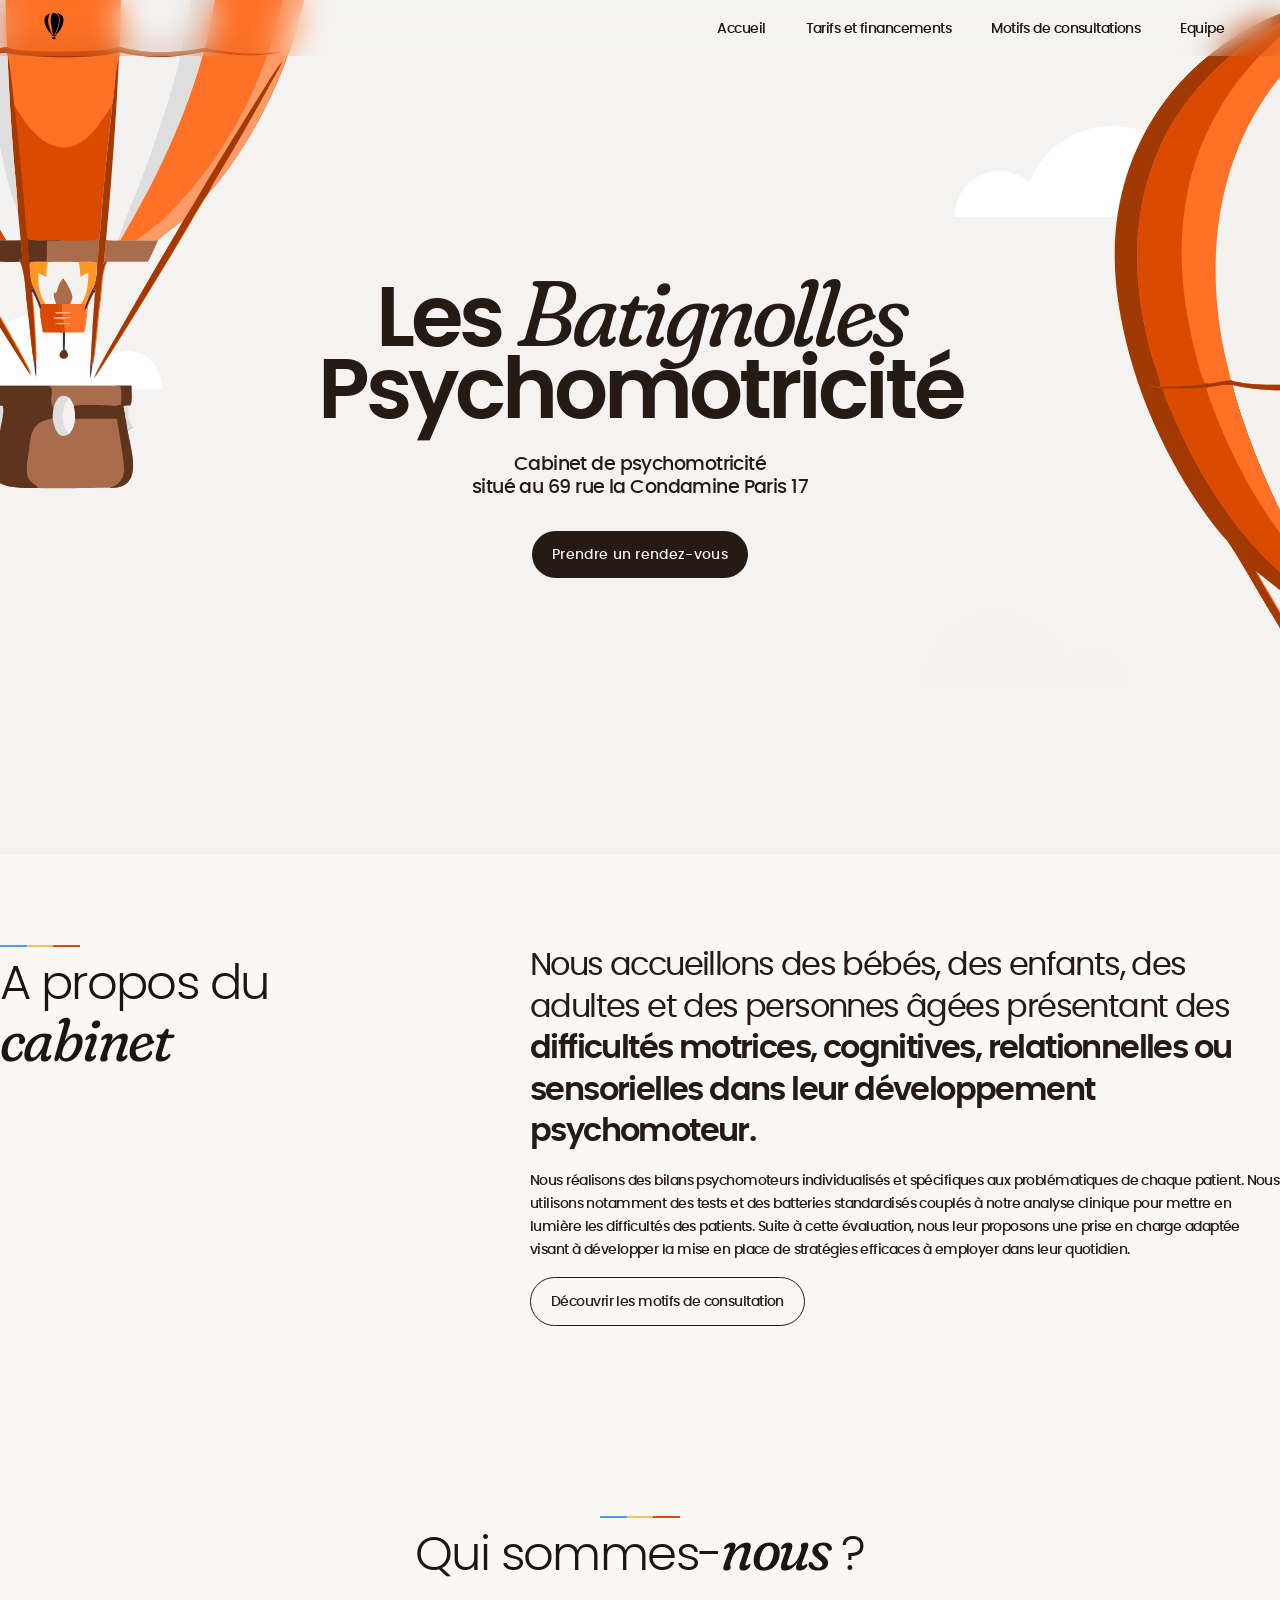
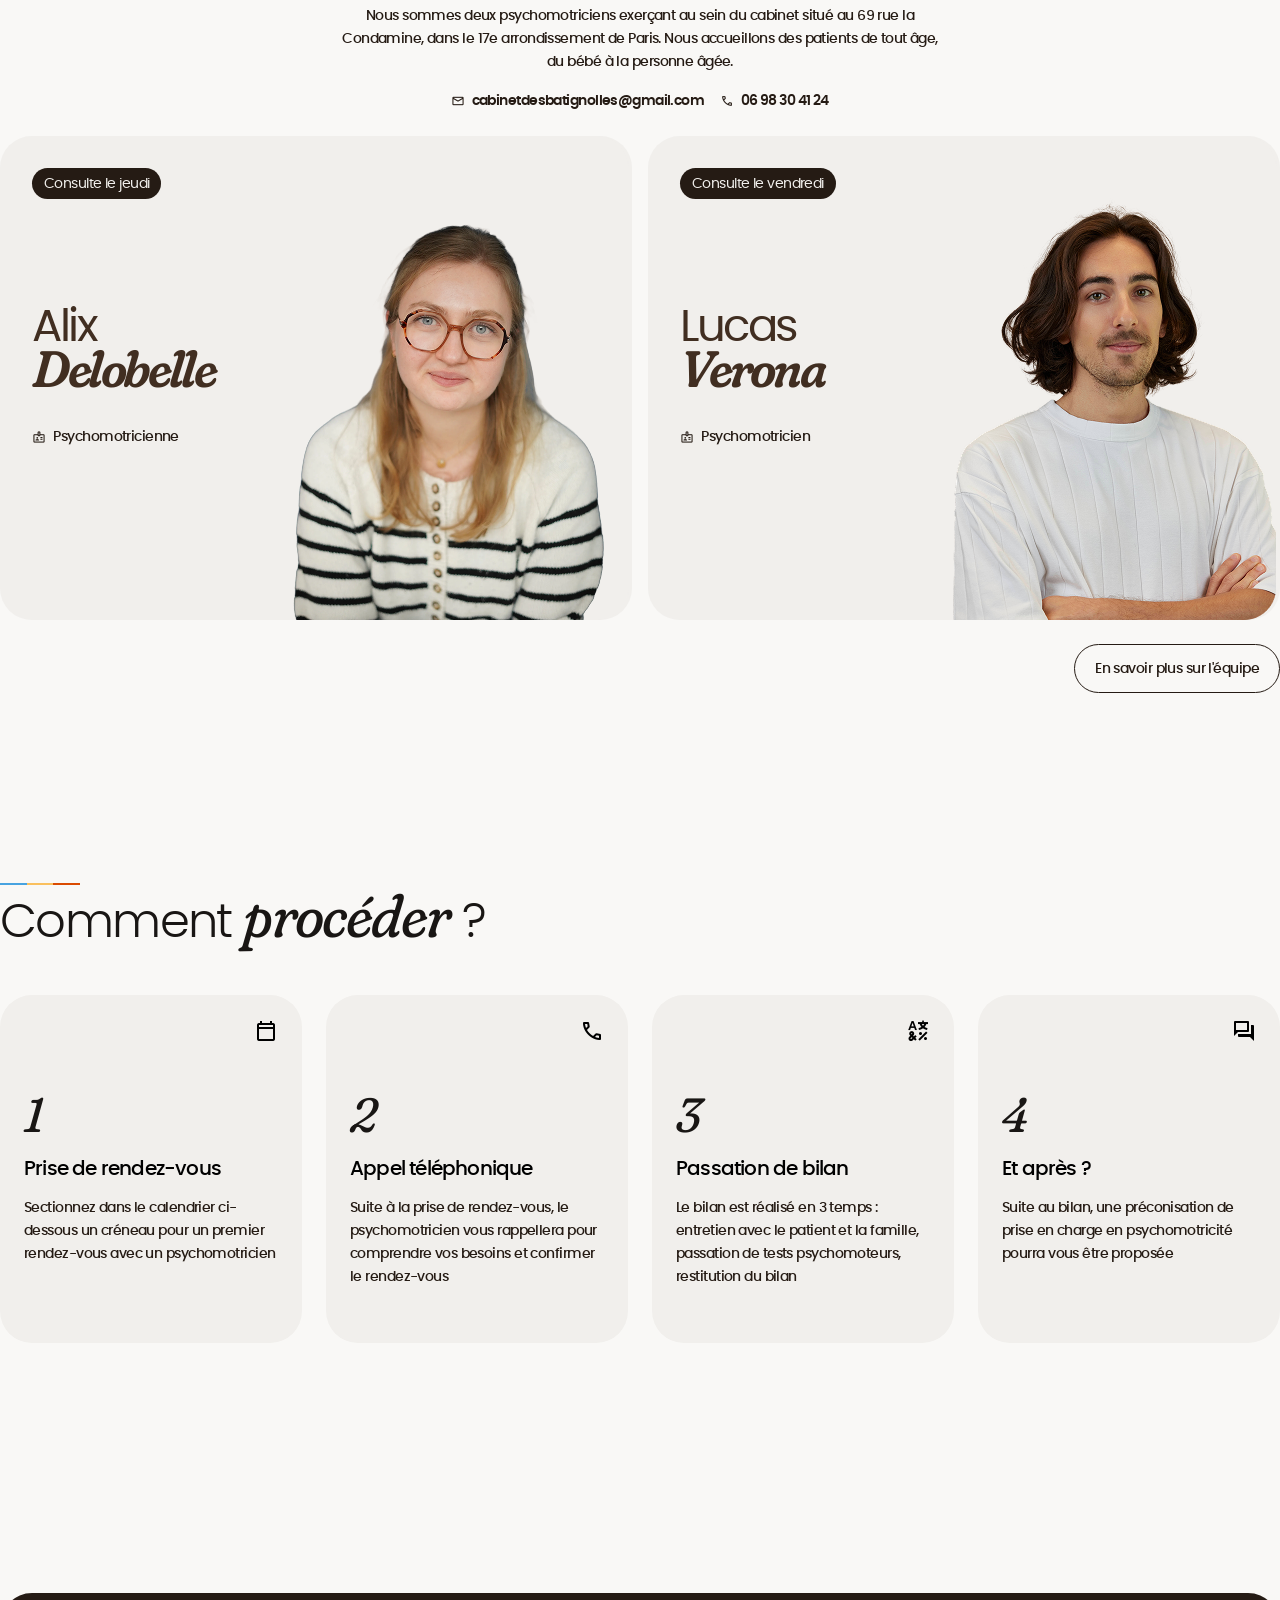
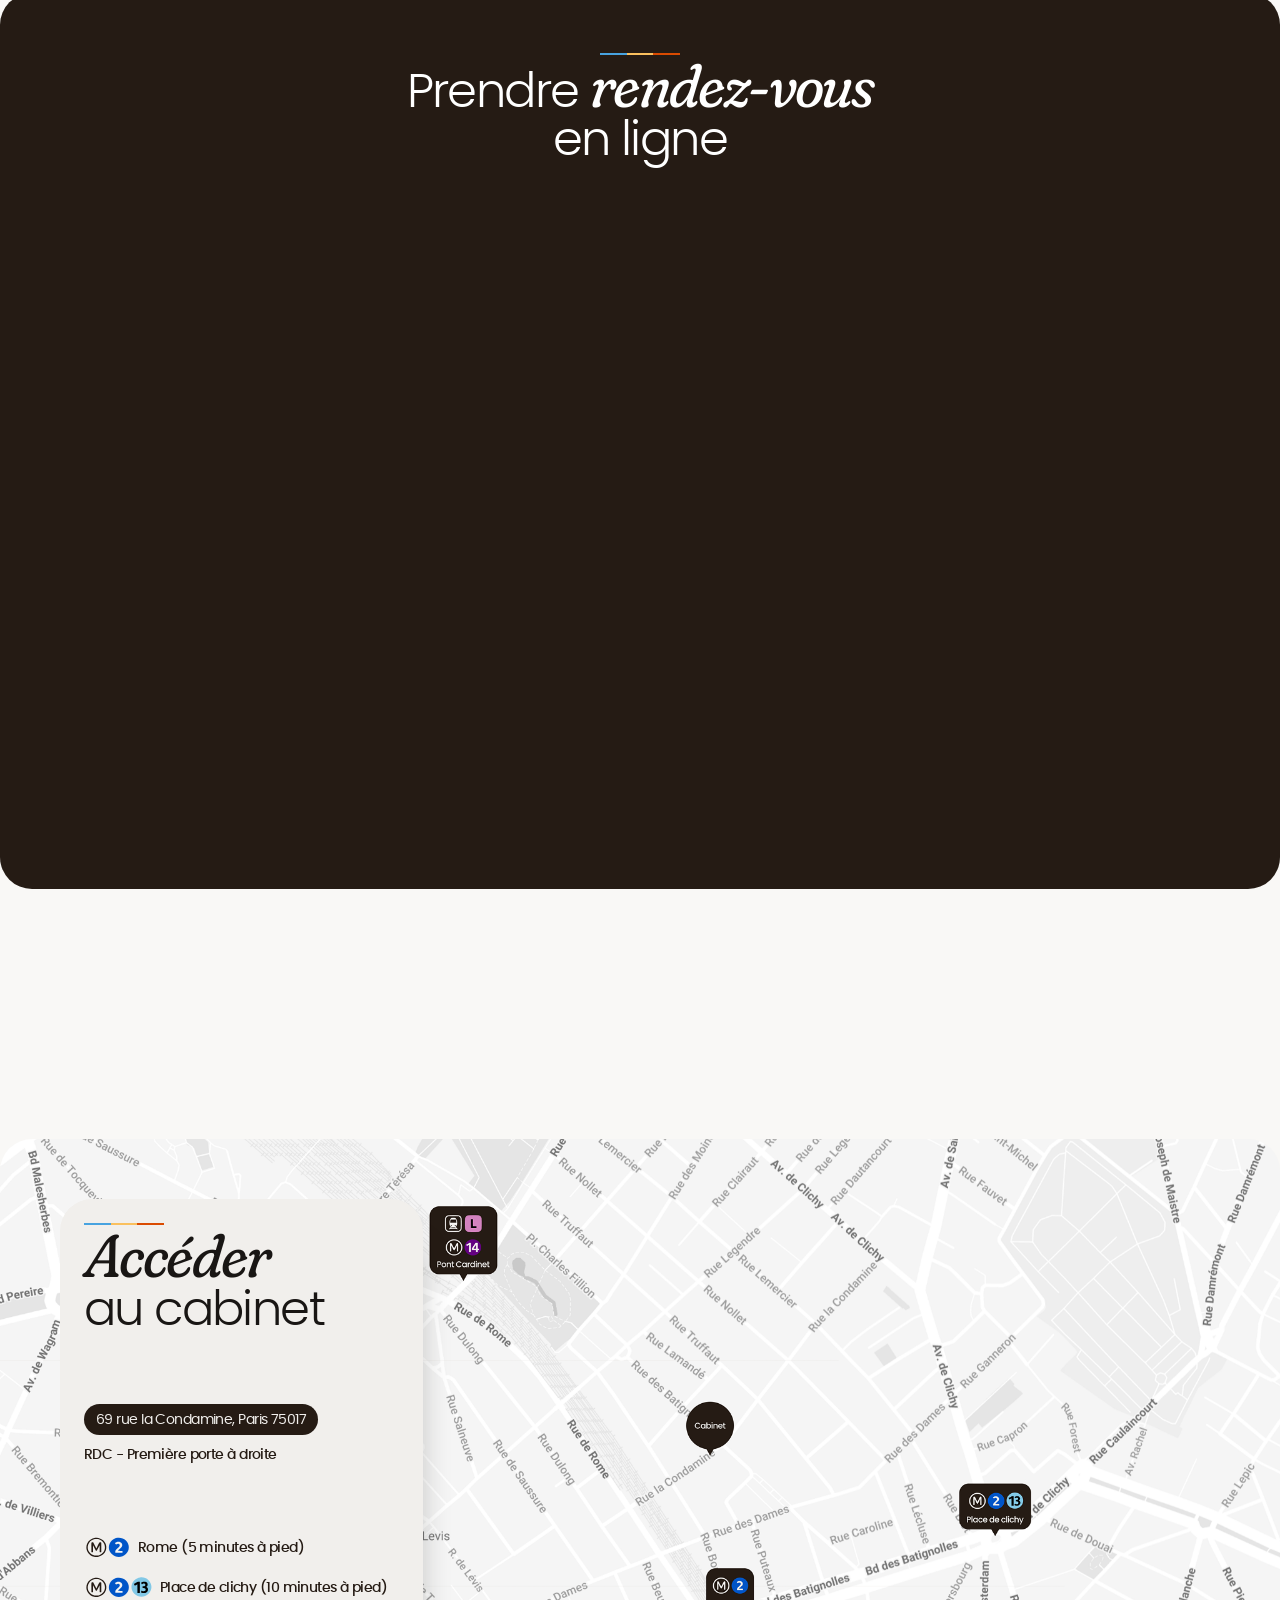
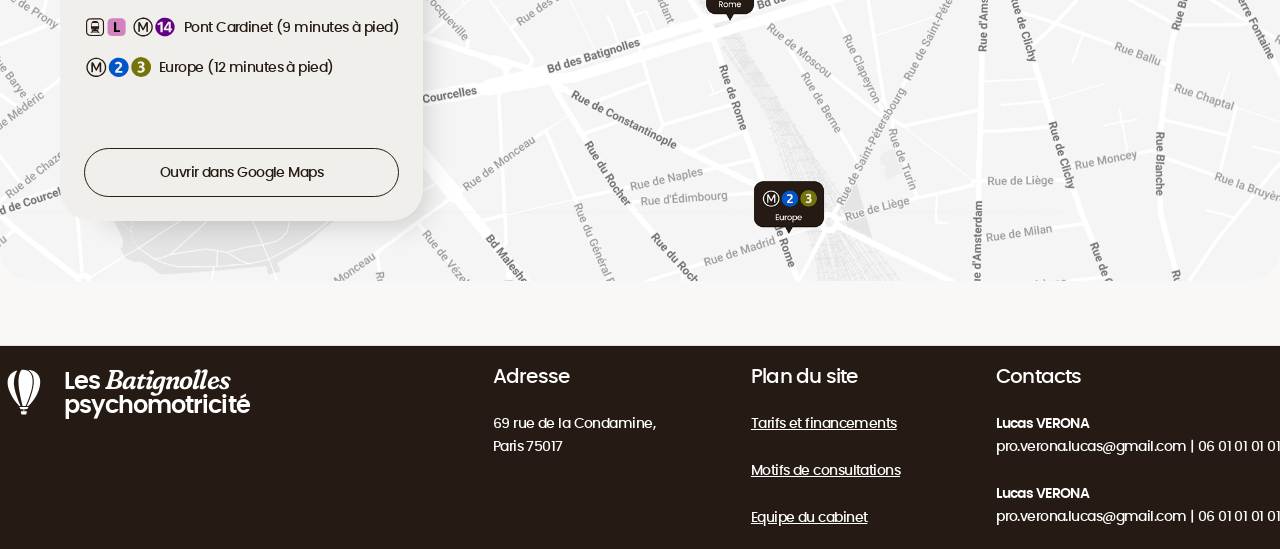
<file: index.html>
<!DOCTYPE html>
<html lang="fr">

<head>
    <meta charset="UTF-8">
    <meta name="viewport" content="width=device-width, initial-scale=1.0">
    <link rel="stylesheet" href="style.css">
    <link rel="stylesheet" href="https://fonts.googleapis.com/css2?family=Material+Symbols+Outlined" />
    <link rel="icon" type="image/png" href="favicon.png">
    <title>Cabinet de psychomotricité</title>
</head>


<body>

    <nav class="navbar">
        <a class="logo" href="index.html"><img src="Logo-MGF.svg" alt=""></a>
        <div class="nav-links">
            <ul>
                <li><a href="index.html">Accueil</a></li>
                <li><a href="Tarifs.html">Tarifs et financements</a></li>
                <li><a href="motifs-de-consultation.html">Motifs de consultations</a></li>
                <li><a href="equipe.html">Equipe</a></li>
            </ul>
        </div>
        <span alt='menu' class="material-symbols-outlined">
            menu
        </span>
    </nav>

    <div class="top-section">
        <div class="top-section-maxwidth">
            <div class="top-section-titre">
                <h1 class="h1-poppins-large">Les <span class="h1-fraunces-large">Batignolles</span> <br>Psychomotricité
                </h1>
                <p class="p-titre">Cabinet de psychomotricité <br>situé au 69 rue la Condamine Paris 17</p>
            </div>
            <a class="button" href="#prendre-rendez-vous">
                <p>Prendre un rendez-vous</p>
            </a>
        </div>
    </div>

    <div class="content-section">

        <div class="a-propos">
            <div class="a-propos-title">
                <div class="color-lines">
                    <div class="color-lines-blue"></div>
                    <div class="color-lines-yellow"></div>
                    <div class="color-lines-red"></div>
                </div>
                <div class="title">
                    <h2 class="h2-poppins">A propos du <span class="h2-fraunces"><br>cabinet</span></h2>
                </div>
            </div>
            <div class="a-propos-body">
                <p class="p-medium-regular">Nous accueillons des bébés, des enfants, des adultes et des personnes âgées
                    présentant
                    des <span class="p-medium-semibold">difficultés motrices, cognitives, relationnelles ou sensorielles
                        dans leur développement
                        psychomoteur.</span></p>
                <p class="p-small"> Nous réalisons des bilans psychomoteurs individualisés et spécifiques aux
                    problématiques de
                    chaque patient. Nous utilisons notamment des tests et des batteries standardisés couplés à notre
                    analyse
                    clinique pour mettre en lumière les difficultés des patients. Suite à cette évaluation, nous leur
                    proposons une prise en charge adaptée visant à développer la mise en place de stratégies efficaces à
                    employer dans leur quotidien.</p>
                <div class="bouton">
                    <a class="bouton-secondaire" href="motifs-de-consultation.html">
                        <p>Découvrir les motifs de consultation</p>
                    </a>
                </div>
            </div>
        </div>

        <div class="equipe">
            <div class="equipe-title">
                <div class="color-lines">
                    <div class="color-lines-blue"></div>
                    <div class="color-lines-yellow"></div>
                    <div class="color-lines-red"></div>
                </div>
                <div class="title">
                    <h2 class="h2-poppins">Qui sommes-<span class="h2-fraunces">nous</span> ?</h2>
                </div>
                <div class="sous-titre">
                    <p>Nous sommes deux psychomotriciens exerçant au sein du cabinet situé au 69 rue la Condamine, dans
                        le 17e arrondissement de Paris. Nous
                        accueillons des patients de tout âge, du bébé à la personne âgée. </p>
                </div>
                <div class="profil-description-coordonnees">
                    <p><span class="material-symbols-outlined"> mail </span> cabinetdesbatignolles@gmail.com</p>
                    <p class="last"> <span class="material-symbols-outlined"> phone </span> 06 98 30 41 24
                    </p>
                </div>
            </div>
            <div class="equipe-body">
                <div class="membre1">
                    <div class="membre-background">
                        <div class="tag">
                            <p class="p-tag-fonce">Consulte le jeudi</p>
                        </div>
                        <div class="membre-name">
                            <h3 class="h3-poppins-large">Alix <br><span class="h3-fraunces-large">Delobelle</span></h3>
                            <div class="profil-description-coordonnees">
                                <p><span class="material-symbols-outlined"> badge </span> Psychomotricienne </p>
                                <!-- <p><span class="material-symbols-outlined"> mail </span> adpsychomotricite@gmail.com</p>
                                <p class="last"> <span class="material-symbols-outlined"> phone </span> 06 98 30 41 24
                                </p> -->
                            </div>
                        </div>
                    </div>
                </div>
                <div class="membre2">
                    <div class="membre-background">
                        <div class="tag">
                            <p class="p-tag-fonce">Consulte le vendredi</p>
                        </div>
                        <div class="membre-name">
                            <h3 class="h3-poppins-large">Lucas <br><span class="h3-fraunces-large">Verona</span></h3>
                            <div class="profil-description-coordonnees">
                                <p><span class="material-symbols-outlined"> badge </span> Psychomotricien </p>
                                <!-- <p><span class="material-symbols-outlined"> mail </span> pro.verona.lucas@gmail.com</p>
                                <p class="last"> <span class="material-symbols-outlined"> phone </span> 06 51 57 95 62 
                                </p> -->
                            </div>
                        </div>
                    </div>
                </div>
            </div>
            <div class="bouton">
                <a class="bouton-secondaire" href="equipe.html">
                    <p>En savoir plus sur l'équipe</p>
                </a>
            </div>
        </div>

        <div class="procedure">
            <div class="procedure-title">
                <div class="color-lines">
                    <div class="color-lines-blue"></div>
                    <div class="color-lines-yellow"></div>
                    <div class="color-lines-red"></div>
                </div>
                <div class="title">
                    <h2 class="h2-poppins">Comment <span class="h2-fraunces">procéder</span> ?</h2>
                </div>
            </div>
            <div class="procedure-body">
                <div class="etapier">
                    <span class="material-symbols-outlined">
                        calendar_today
                    </span>
                    <div class="etapier-content">
                        <p class="number">1</p>
                        <h3 class="h3-poppins-small">Prise de rendez-vous</h3>
                        <p>Sectionnez dans le calendrier ci-dessous un créneau pour un premier rendez-vous avec un
                            psychomotricien</p>
                    </div>
                </div>
                <div class="etapier">
                    <span class="material-symbols-outlined">
                        call
                    </span>
                    <div class="etapier-content">
                        <p class="number">2</p>
                        <h3 class="h3-poppins-small">Appel téléphonique</h3>
                        <p>Suite à la prise de rendez-vous, le psychomotricien vous rappellera pour comprendre vos
                            besoins et confirmer le rendez-vous</p>
                    </div>
                </div>
                <div class="etapier">
                    <span class="material-symbols-outlined">
                        glyphs
                    </span>
                    <div class="etapier-content">
                        <p class="number">3</p>
                        <h3 class="h3-poppins-small">Passation de bilan</h3>
                        <p>Le bilan est réalisé en 3 temps : entretien avec le patient et la famille, passation de tests
                            psychomoteurs, restitution du bilan</p>
                    </div>
                </div>
                <div class="etapier">
                    <span class="material-symbols-outlined">
                        forum
                    </span>
                    <div class="etapier-content">
                        <p class="number">4</p>
                        <h3 class="h3-poppins-small">Et après ?</h3>
                        <p>Suite au bilan, une préconisation de prise en charge en psychomotricité pourra vous être
                            proposée </p>
                    </div>
                </div>
            </div>
        </div>

        <div id="prendre-rendez-vous" class="rendez-vous">
            <div class="rendez-vous-background">
                <div class="rendez-vous-title">
                    <div class="color-lines">
                        <div class="color-lines-blue"></div>
                        <div class="color-lines-yellow"></div>
                        <div class="color-lines-red"></div>
                    </div>
                    <div class="title">
                        <h2 class="h2-poppins">Prendre <span class="h2-fraunces">rendez-vous</span><br>en ligne</h2>
                    </div>
                </div>
                <div class="calendly">
                    <div class="calendly-inline-widget"
                        data-url="https://calendly.com/pro-verona-lucas?hide_gdpr_banner=1&primary_color=0e208f"
                        style="min-width:320px;height:700px;"></div>
                    <script type="text/javascript" src="https://assets.calendly.com/assets/external/widget.js"
                        async></script>
                </div>
            </div>
        </div>

        <div class="carte">
            <div class="carte-infos">
                <div class="carte-title">
                    <div class="color-lines">
                        <div class="color-lines-blue"></div>
                        <div class="color-lines-yellow"></div>
                        <div class="color-lines-red"></div>
                    </div>
                    <div class="carte-title2">
                        <h2 class="h2-poppins"><span class="h2-fraunces">Accéder</span><br>au cabinet</h2>
                    </div>
                </div>
                <div class="carte-adresse">
                    <div class="tag">
                        <p class="p-tag-fonce">69 rue la Condamine, Paris 75017</p>
                    </div>
                    <p>RDC - Première porte à droite</p>
                </div>
                <div class="carte-transports">
                    <div class="transport-detail">
                        <img src="Rome.svg" alt="">
                        <p>Rome (5 minutes à pied)</p>
                    </div>
                    <div class="transport-detail">
                        <img src="Place de Clichy.svg" alt="">
                        <p>Place de clichy (10 minutes à pied)</p>
                    </div>
                    <div class="transport-detail">
                        <img src="Pont-Cardinet.svg" alt="">
                        <p>Pont Cardinet (9 minutes à pied)</p>
                    </div>
                    <div class="transport-detail">
                        <img src="Europe.svg" alt="">
                        <p>Europe (12 minutes à pied)</p>
                    </div>
                </div>
                <div class="bouton">
                    <a class="bouton-secondaire"
                        href="https://www.google.fr/maps/place/69+Rue+la+Condamine,+75017+Paris/@48.8848032,2.3179206,17z/data=!3m1!4b1!4m6!3m5!1s0x47e66fb24ecb9537:0x4bb62be7a87d6d1b!8m2!3d48.8848032!4d2.3205009!16s%2Fg%2F11bw3xt00p?entry=ttu&g_ep=EgoyMDI2MDcxMy4wIKXMDSoASAFQAw%3D%3D"
                        target="_blank">
                        <p>Ouvrir dans Google Maps</p>
                    </a>
                </div>
            </div>
        </div>
    </div>


    <div class="footer">
        <div class="footer-maxwidth">
            <div class="footer-logo">
                <svg xmlns="http://www.w3.org/2000/svg" width="48" height="48" viewBox="0 0 48 48" fill="#FFF">
                    <path
                        d="M22.7063 1.72667C24.1398 1.61041 25.8545 1.96356 27.1659 2.54333C29.3255 3.49816 30.84 5.25689 31.6877 7.43569C34.802 15.4398 29.8092 28.4859 26.5049 36.0217C26.2151 36.6763 25.9012 37.3803 25.585 38.0206C25.1115 38.018 22.9215 38.0569 22.6107 37.9724C22.472 37.8052 21.9835 35.6959 21.9018 35.3622C20.954 31.5228 20.1491 27.6491 19.4887 23.7498C18.6289 18.5545 17.9474 12.9507 19.0197 7.7458C19.4236 5.78573 20.3117 3.28234 21.7 1.80317C22.0373 1.76742 22.3681 1.74807 22.7063 1.72667Z"
                        fill="white" />
                    <path
                        d="M28.2611 1.88145C28.5747 1.86971 29.5431 2.03616 29.878 2.09891C32.4104 2.57337 34.8067 3.46438 36.7476 5.19462C39.035 7.23342 40.0962 10.1722 40.2235 13.1839C40.5536 20.9884 35.8975 29.9457 30.7935 35.5626C30.2799 36.143 28.8613 37.5699 28.2332 38.0193C27.7833 38.0364 27.2581 38.0219 26.8024 38.0204C27.7406 36.0073 28.6131 33.9643 29.4179 31.8943C31.3905 26.8346 33.189 21.1593 33.6996 15.741C33.9249 13.3541 33.7897 10.5181 33.1184 8.21361C32.3083 5.43239 30.8284 3.29476 28.2611 1.88145Z"
                        fill="white" />
                    <path
                        d="M16.6519 2.52637C16.8657 2.52587 17.0807 2.84564 17.0296 3.01627C16.9459 3.29512 16.7137 3.63709 16.5655 3.8947C16.239 4.47516 15.9478 5.07491 15.6935 5.69068C14.5173 8.48053 13.9884 11.448 13.8989 14.465C13.8696 15.2547 13.887 16.0456 13.951 16.8333C14.3711 21.7041 16.6355 28.301 18.443 32.8934C18.851 33.9204 19.2684 34.9434 19.6952 35.9623C19.883 36.4073 20.3856 37.4803 20.465 37.9037C20.3231 38.0798 19.6066 38.0179 19.377 38.0135C19.1454 37.8243 18.8152 37.468 18.604 37.2466C18.0744 36.6901 17.5606 36.1187 17.0631 35.5331C13.7683 31.5998 10.8907 26.9679 9.14033 22.1263C7.66517 18.0459 6.79764 13.0197 8.73027 8.93986C10.334 5.55429 13.2514 3.74637 16.6519 2.52637Z"
                        fill="white" />
                    <path
                        d="M20.8974 43.3256C21.1773 43.2986 21.6919 43.3119 21.987 43.3116L23.9557 43.3105L25.7243 43.3108C26.0307 43.3111 26.3549 43.3041 26.6593 43.3235C26.7693 43.3308 26.7943 43.3587 26.8595 43.4411C26.8929 43.6843 26.4145 45.625 26.324 46.0311C26.3179 46.0587 26.3115 46.0859 26.3048 46.1135C26.2836 46.1994 26.226 46.4635 26.155 46.4737C25.6583 46.5457 21.858 46.5663 21.5251 46.476C21.3192 46.1202 20.9774 44.2279 20.8394 43.693C20.8 43.5406 20.809 43.4504 20.8974 43.3256Z"
                        fill="white" />
                    <path
                        d="M19.5752 39.0469C19.9605 39.0111 20.6874 39.0309 21.0939 39.0309L23.9199 39.0312L26.4989 39.0309C26.9528 39.0304 27.9499 38.9977 28.3315 39.0903C28.5941 39.4188 27.846 40.2645 27.627 40.5302C27.4442 40.7419 27.2853 40.9221 27.0885 41.1236C26.3374 41.15 25.4646 41.1304 24.7059 41.1304L20.8106 41.1255C20.4234 40.7379 19.5454 39.8221 19.4696 39.2722C19.4556 39.1702 19.511 39.1136 19.5752 39.0469Z"
                        fill="white" />
                    <path
                        d="M23.8072 41.5505C23.9926 41.5183 24.4104 41.8538 24.5767 41.9567C24.838 42.1187 24.0835 43.0087 23.9467 43.1327C23.7838 43.1169 23.72 43.0631 23.625 42.9236C23.489 42.7235 23.0803 42.2828 23.1068 42.0445C23.2327 41.8465 23.5932 41.6736 23.8072 41.5505Z"
                        fill="white" />
                </svg>
                <p class="footer-poppins">Les <span class="footer-fraunces">Batignolles</span><br>psychomotricité</p>
            </div>
            <div class="footer-content">
                <div class="footer-content-in">
                    <h3 class="h3-poppins-small">Adresse</h3>
                    <p>69 rue de la Condamine, <br>Paris 75017 </p>
                </div>
                <div class="footer-content-in">
                    <h3 class="h3-poppins-small">Plan du site</h3>
                    <a href="">Tarifs et financements</a>
                    <a href="">Motifs de consultations</a>
                    <a href="">Equipe du cabinet</a>
                </div>
                <div class="footer-content-in">
                    <h3 class="h3-poppins-small">Contacts</h3>
                    <p> <b>Lucas VERONA</b> <br>pro.verona.lucas@gmail.com | 06 01 01 01 01</p>
                    <p> <b>Lucas VERONA</b> <br>pro.verona.lucas@gmail.com | 06 01 01 01 01</p>
                </div>
            </div>
        </div>
    </div>

</body>

<script>
    const menuHamburger = document.querySelector(".navbar .material-symbols-outlined")
    const navLinks = document.querySelector(".nav-links")

    menuHamburger.addEventListener('click', () => {
        navLinks.classList.toggle('mobile-menu')
    })
</script>

</html>
</file>
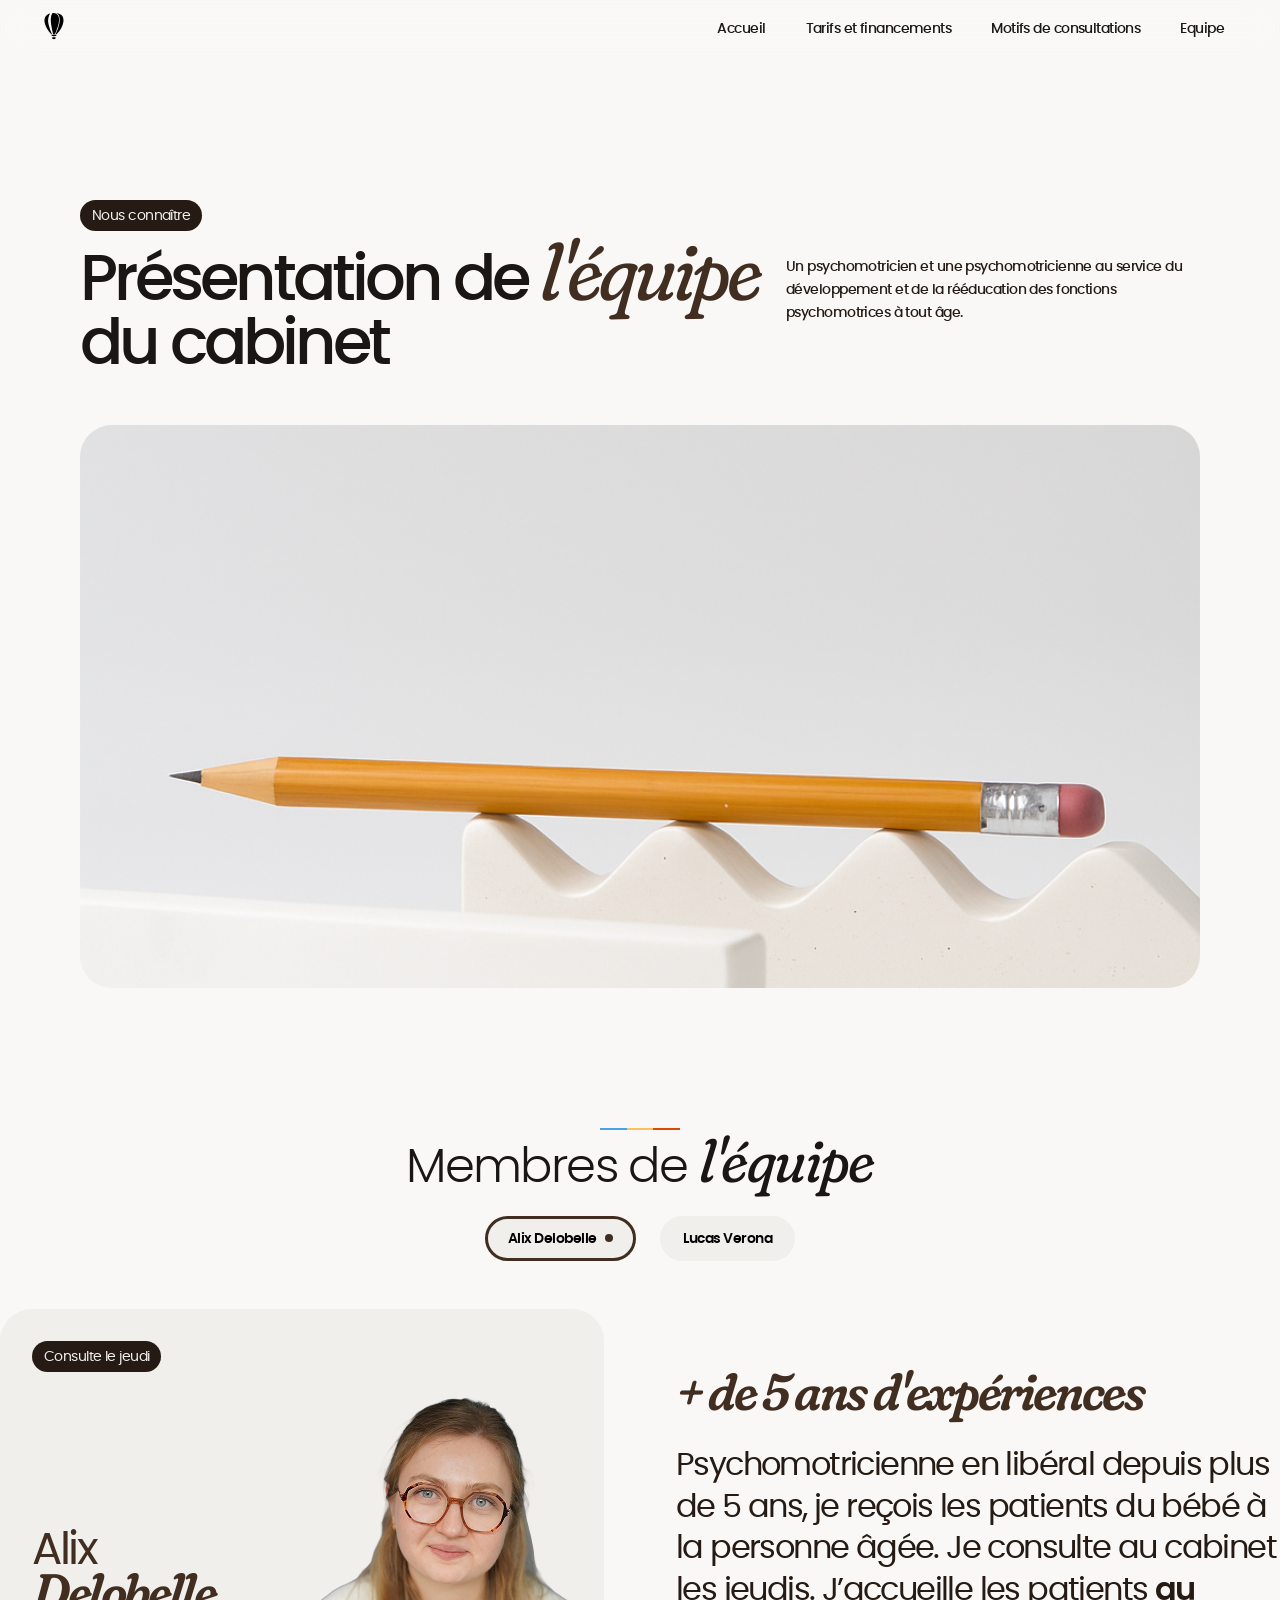
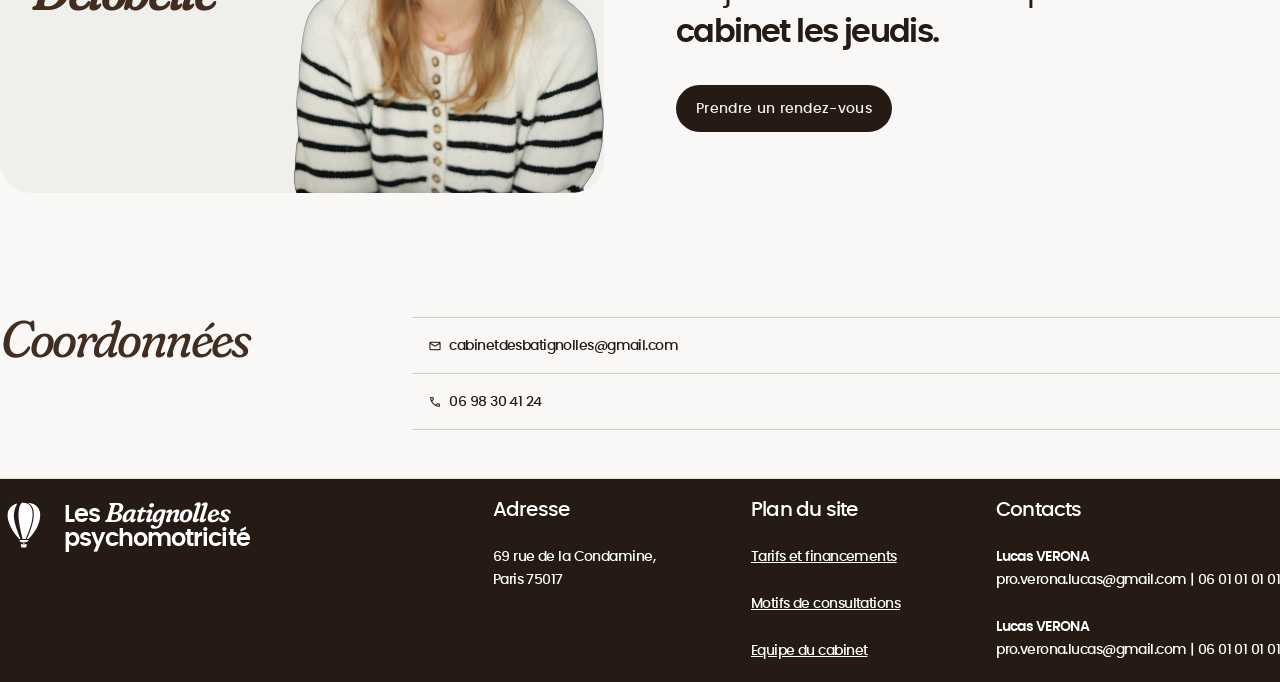
<file: equipe.html>
<!DOCTYPE html>
<html lang="fr">

<head>
    <meta charset="UTF-8">
    <meta name="viewport" content="width=device-width, initial-scale=1.0">
    <link rel="stylesheet" href="style.css">
    <link rel="stylesheet" href="https://fonts.googleapis.com/css2?family=Material+Symbols+Outlined" />
    <link rel="icon" type="image/png" href="favicon.png">
    <title>Cabinet de psychomotricité - Equipe</title>
</head>


<body>

    <nav class="navbar">
        <a class="logo" href="index.html"><img src="Logo-MGF.svg" alt=""></a>
        <div class="nav-links">
            <ul>
                <li><a href="index.html">Accueil</a></li>
                <li><a href="Tarifs.html">Tarifs et financements</a></li>
                <li><a href="motifs-de-consultation.html">Motifs de consultations</a></li>
                <li><a href="equipe.html">Equipe</a></li>
            </ul>
        </div>
        <span alt='menu' class="material-symbols-outlined">
            menu
        </span>
    </nav>

    <div class="title-section">
        <div class="tag">
            <p class="p-tag-fonce">Nous connaître</p>
        </div>
        <div class="title">
            <div class="title-h1">
                <h1 class="h1-poppins-small">Présentation de <span class="h1-fraunces-small">l'équipe</span><br>du
                    cabinet</h1>
                </h1>
            </div>
            <p>Un psychomotricien et une psychomotricienne au service du développement et de la rééducation des
                fonctions psychomotrices à tout âge.</p>
        </div>
        <div class="illustration-title">
        </div>
    </div>

    <div class="equipe-tab">
        <div class="equipe-tab-title">
            <div class="color-lines">
                <div class="color-lines-blue"></div>
                <div class="color-lines-yellow"></div>
                <div class="color-lines-red"></div>
            </div>
            <div class="title-tab">
                <h2 class="h2-poppins">Membres de <span class="h2-fraunces">l'équipe</h2>
            </div>
        </div>
        <div class="tabs">
            <input type="radio" id="tabAlix" name="tabs" checked="checked">
            <label for="tabAlix">Alix Delobelle</label>
            <div class="tab">
                <div class="tab-profil">
                    <div class="tab-profil-principal">
                        <div class="membre1">
                            <div class="membre-background">
                                <div class="tag">
                                    <p class="p-tag-fonce">Consulte le jeudi</p>
                                </div>
                                <div class="membre-name">
                                    <h3 class="h3-poppins-large">Alix <br><span
                                            class="h3-fraunces-large">Delobelle</span></h3>
                                </div>
                            </div>
                        </div>
                        <div class="membre-description">
                            <p class="h3-fraunces-large"> + de 5 ans d'expériences</p>
                            <p class="p-medium-regular">Psychomotricienne en libéral depuis plus de 5 ans, je reçois les
                                patients du bébé à la personne âgée. Je consulte au cabinet les jeudis. </span>
                                J’accueille les patients <span class="p-medium-semibold">au cabinet les
                                    jeudis.</span>
                            <div><a class="button" href="index.html">
                                    <p>Prendre un rendez-vous</p>
                                </a>
                            </div>
                        </div>
                    </div>
                    <div class="tab-profil-secondaire">
                        <div class="mes-coordonnees">
                            <h3><span class="h3-fraunces-large-medium">Coordonnées</h3>
                            <div class="mes-coordonnees-detail">
                                <p><span class="material-symbols-outlined"> mail </span> cabinetdesbatignolles@gmail.com</p>
                                <p class="last"> <span class="material-symbols-outlined"> phone </span> 06 98 30 41 24
                                </p>
                            </div>
                        </div>
                        <!-- <div class="mes-experiences">
                            <h3><span class="h3-fraunces-large-medium">Expériences</h3>
                            <div class="mes-experiences-detail">
                                <p> <span class="material-symbols-outlined"> school </span> Diplôme d’Etat de
                                    Psychomotricité à l’Institut de Formation en Psychomotricité des Mureaux</p>
                                <p> <span class="material-symbols-outlined"> school </span> D.I.U Autisme et
                                    troubles du neurodéveloppement, Sorbonne Université</p>
                                <p> <span class="material-symbols-outlined"> license </span>Formation à l’approche CO-OP
                                    (Cognitive Orientation to daily Occupational Performance), Oct-Opus Formations</p>

                                <p> <span class="material-symbols-outlined"> license </span> Formation Diagnostics
                                    différentiels dans le TSA, GNCRA</p>
                                <p> <span class="material-symbols-outlined"> license </span> Formation Trouble du
                                    déficit de l’attention avec ou sans hyperactivité : connaissance et diagnostic,
                                    GNCRA</p>
                                <p> <span class="material-symbols-outlined"> history_edu </span> Enseignante sur les
                                    tests du bilan psychomoteur pour les étudiants de deuxième année à l’IFP de Lyon</p>
                                <p> <span class="material-symbols-outlined"> check_circle </span>Formatrice auprès des
                                    enseignants sur les difficultés scolaires rencontrées par les enfants</p>
                                <p> <span class="material-symbols-outlined"> history_edu </span> Jury aux épreuves
                                    diplômantes de psychomotricité à l’IFP des Mureaux</p>
                                <p class="last"> <span class="material-symbols-outlined"> groups_2 </span>Membre de la
                                    CPTS (Communautés Professionnels Territoriales de Santé du 17e arrondissement de
                                    Paris) – Groupe de travail sur les troubles du neurodéveloppement</p>
                            </div>
                        </div> -->
                    </div>
                </div>

            </div>

            <input type="radio" id="tabLucas" name="tabs">
            <label for="tabLucas">Lucas Verona</label>
            <div class="tab">
                <div class="tab-profil">
                    <div class="tab-profil-principal">
                        <div class="membre2">
                            <div class="membre-background">
                                <div class="tag">
                                    <p class="p-tag-fonce">Consulte le vendredi</p>
                                </div>
                                <div class="membre-name">
                                    <h3 class="h3-poppins-large">Lucas <br><span class="h3-fraunces-large">Verona</span>
                                    </h3>
                                </div>
                            </div>
                        </div>
                        <div class="membre-description">
                            <p class="h3-fraunces-large"> + de 5 ans d'expériences</p>
                            <p class="p-medium-regular">Psychomotricien exerçant en cabinet libéral depuis plus de 5
                                ans, j’exerce
                                au <span class="p-medium-semibold">69 rue la Condamine à Paris
                                    17e.</span> J’accueille les patients <span class="p-medium-semibold">au cabinet les
                                    vendredis.</span> Je suis spécialisé dans la rééducation de l'écriture.
                            <div class="button">
                                <p>Prendre un rendez-vous</p>
                            </div>
                        </div>
                    </div>
                    <div class="tab-profil-secondaire">
                        <div class="mes-coordonnees">
                            <h3><span class="h3-fraunces-large-medium">Coordonnées</h3>
                            <div class="mes-coordonnees-detail">
                                <p><span class="material-symbols-outlined"> mail </span> cabinetdesbatignolles@gmail.com</p>
                                <p class="last"> <span class="material-symbols-outlined"> phone </span> 06 98 30 41 24
                                </p>
                            </div>
                        </div>
                       <!-- <div class="mes-experiences">
                            <h3><span class="h3-fraunces-large-medium">Expériences</h3>
                            <div class="mes-experiences-detail">
                                <p> <span class="material-symbols-outlined"> school </span> Diplôme d’Etat de
                                    Psychomotricité à l’Institut de Formation en Psychomotricité des Mureaux</p>
                                <p> <span class="material-symbols-outlined"> history_edu </span> Enseignant à l’IFP de
                                    Lyon</p>
                                <p> <span class="material-symbols-outlined"> check_circle </span> Jury aux épreuves
                                    diplômantes de psychomotricité à l’IFP des Mureaux</p>
                                <p> <span class="material-symbols-outlined"> history_edu </span> Maître de mémoire
                                    d’étudiants en psychomotricité</p>
                                <p> <span class="material-symbols-outlined"> check_circle </span>Formateur auprès des
                                    enseignants sur les difficultés scolaires rencontrées par les enfants</p>
                                <p> <span class="material-symbols-outlined"> edit </span> Formation en rééducation de
                                    l’écriture</p>
                                <p class="last"> <span class="material-symbols-outlined"> groups_2 </span>Membre de la
                                    CPTS (Communautés Professionnels Territoriales de Santé du 17e arrondissement de
                                    Paris) – Groupe de travail sur les troubles du neurodéveloppement</p>
                            </div>
                        </div> -->
                    </div>
                </div>
            </div>
        </div>
    </div>

<div class="footer">
                    <div class="footer-maxwidth">
                        <div class="footer-logo">
                            <svg xmlns="http://www.w3.org/2000/svg" width="48" height="48" viewBox="0 0 48 48"
                                fill="#FFF">
                                <path
                                    d="M22.7063 1.72667C24.1398 1.61041 25.8545 1.96356 27.1659 2.54333C29.3255 3.49816 30.84 5.25689 31.6877 7.43569C34.802 15.4398 29.8092 28.4859 26.5049 36.0217C26.2151 36.6763 25.9012 37.3803 25.585 38.0206C25.1115 38.018 22.9215 38.0569 22.6107 37.9724C22.472 37.8052 21.9835 35.6959 21.9018 35.3622C20.954 31.5228 20.1491 27.6491 19.4887 23.7498C18.6289 18.5545 17.9474 12.9507 19.0197 7.7458C19.4236 5.78573 20.3117 3.28234 21.7 1.80317C22.0373 1.76742 22.3681 1.74807 22.7063 1.72667Z"
                                    fill="white" />
                                <path
                                    d="M28.2611 1.88145C28.5747 1.86971 29.5431 2.03616 29.878 2.09891C32.4104 2.57337 34.8067 3.46438 36.7476 5.19462C39.035 7.23342 40.0962 10.1722 40.2235 13.1839C40.5536 20.9884 35.8975 29.9457 30.7935 35.5626C30.2799 36.143 28.8613 37.5699 28.2332 38.0193C27.7833 38.0364 27.2581 38.0219 26.8024 38.0204C27.7406 36.0073 28.6131 33.9643 29.4179 31.8943C31.3905 26.8346 33.189 21.1593 33.6996 15.741C33.9249 13.3541 33.7897 10.5181 33.1184 8.21361C32.3083 5.43239 30.8284 3.29476 28.2611 1.88145Z"
                                    fill="white" />
                                <path
                                    d="M16.6519 2.52637C16.8657 2.52587 17.0807 2.84564 17.0296 3.01627C16.9459 3.29512 16.7137 3.63709 16.5655 3.8947C16.239 4.47516 15.9478 5.07491 15.6935 5.69068C14.5173 8.48053 13.9884 11.448 13.8989 14.465C13.8696 15.2547 13.887 16.0456 13.951 16.8333C14.3711 21.7041 16.6355 28.301 18.443 32.8934C18.851 33.9204 19.2684 34.9434 19.6952 35.9623C19.883 36.4073 20.3856 37.4803 20.465 37.9037C20.3231 38.0798 19.6066 38.0179 19.377 38.0135C19.1454 37.8243 18.8152 37.468 18.604 37.2466C18.0744 36.6901 17.5606 36.1187 17.0631 35.5331C13.7683 31.5998 10.8907 26.9679 9.14033 22.1263C7.66517 18.0459 6.79764 13.0197 8.73027 8.93986C10.334 5.55429 13.2514 3.74637 16.6519 2.52637Z"
                                    fill="white" />
                                <path
                                    d="M20.8974 43.3256C21.1773 43.2986 21.6919 43.3119 21.987 43.3116L23.9557 43.3105L25.7243 43.3108C26.0307 43.3111 26.3549 43.3041 26.6593 43.3235C26.7693 43.3308 26.7943 43.3587 26.8595 43.4411C26.8929 43.6843 26.4145 45.625 26.324 46.0311C26.3179 46.0587 26.3115 46.0859 26.3048 46.1135C26.2836 46.1994 26.226 46.4635 26.155 46.4737C25.6583 46.5457 21.858 46.5663 21.5251 46.476C21.3192 46.1202 20.9774 44.2279 20.8394 43.693C20.8 43.5406 20.809 43.4504 20.8974 43.3256Z"
                                    fill="white" />
                                <path
                                    d="M19.5752 39.0469C19.9605 39.0111 20.6874 39.0309 21.0939 39.0309L23.9199 39.0312L26.4989 39.0309C26.9528 39.0304 27.9499 38.9977 28.3315 39.0903C28.5941 39.4188 27.846 40.2645 27.627 40.5302C27.4442 40.7419 27.2853 40.9221 27.0885 41.1236C26.3374 41.15 25.4646 41.1304 24.7059 41.1304L20.8106 41.1255C20.4234 40.7379 19.5454 39.8221 19.4696 39.2722C19.4556 39.1702 19.511 39.1136 19.5752 39.0469Z"
                                    fill="white" />
                                <path
                                    d="M23.8072 41.5505C23.9926 41.5183 24.4104 41.8538 24.5767 41.9567C24.838 42.1187 24.0835 43.0087 23.9467 43.1327C23.7838 43.1169 23.72 43.0631 23.625 42.9236C23.489 42.7235 23.0803 42.2828 23.1068 42.0445C23.2327 41.8465 23.5932 41.6736 23.8072 41.5505Z"
                                    fill="white" />
                            </svg>
                            <p class="footer-poppins">Les <span
                                    class="footer-fraunces">Batignolles</span><br>psychomotricité
                            </p>
                        </div>
                        <div class="footer-content">
                            <div class="footer-content-in">
                                <h3 class="h3-poppins-small">Adresse</h3>
                                <p>69 rue de la Condamine, <br>Paris 75017 </p>
                            </div>
                            <div class="footer-content-in">
                                <h3 class="h3-poppins-small">Plan du site</h3>
                                <a href="">Tarifs et financements</a>
                                <a href="">Motifs de consultations</a>
                                <a href="">Equipe du cabinet</a>
                            </div>
                            <div class="footer-content-in">
                                <h3 class="h3-poppins-small">Contacts</h3>
                                <p> <b>Lucas VERONA</b> <br>pro.verona.lucas@gmail.com | 06 01 01 01 01</p>
                                <p> <b>Lucas VERONA</b> <br>pro.verona.lucas@gmail.com | 06 01 01 01 01</p>
                            </div>
                        </div>
                    </div>
</div>



</body>

<script>
    const menuHamburger = document.querySelector(".navbar .material-symbols-outlined")
    const navLinks = document.querySelector(".nav-links")

    menuHamburger.addEventListener('click', () => {
        navLinks.classList.toggle('mobile-menu')
    })
</script>

</html>
</file>
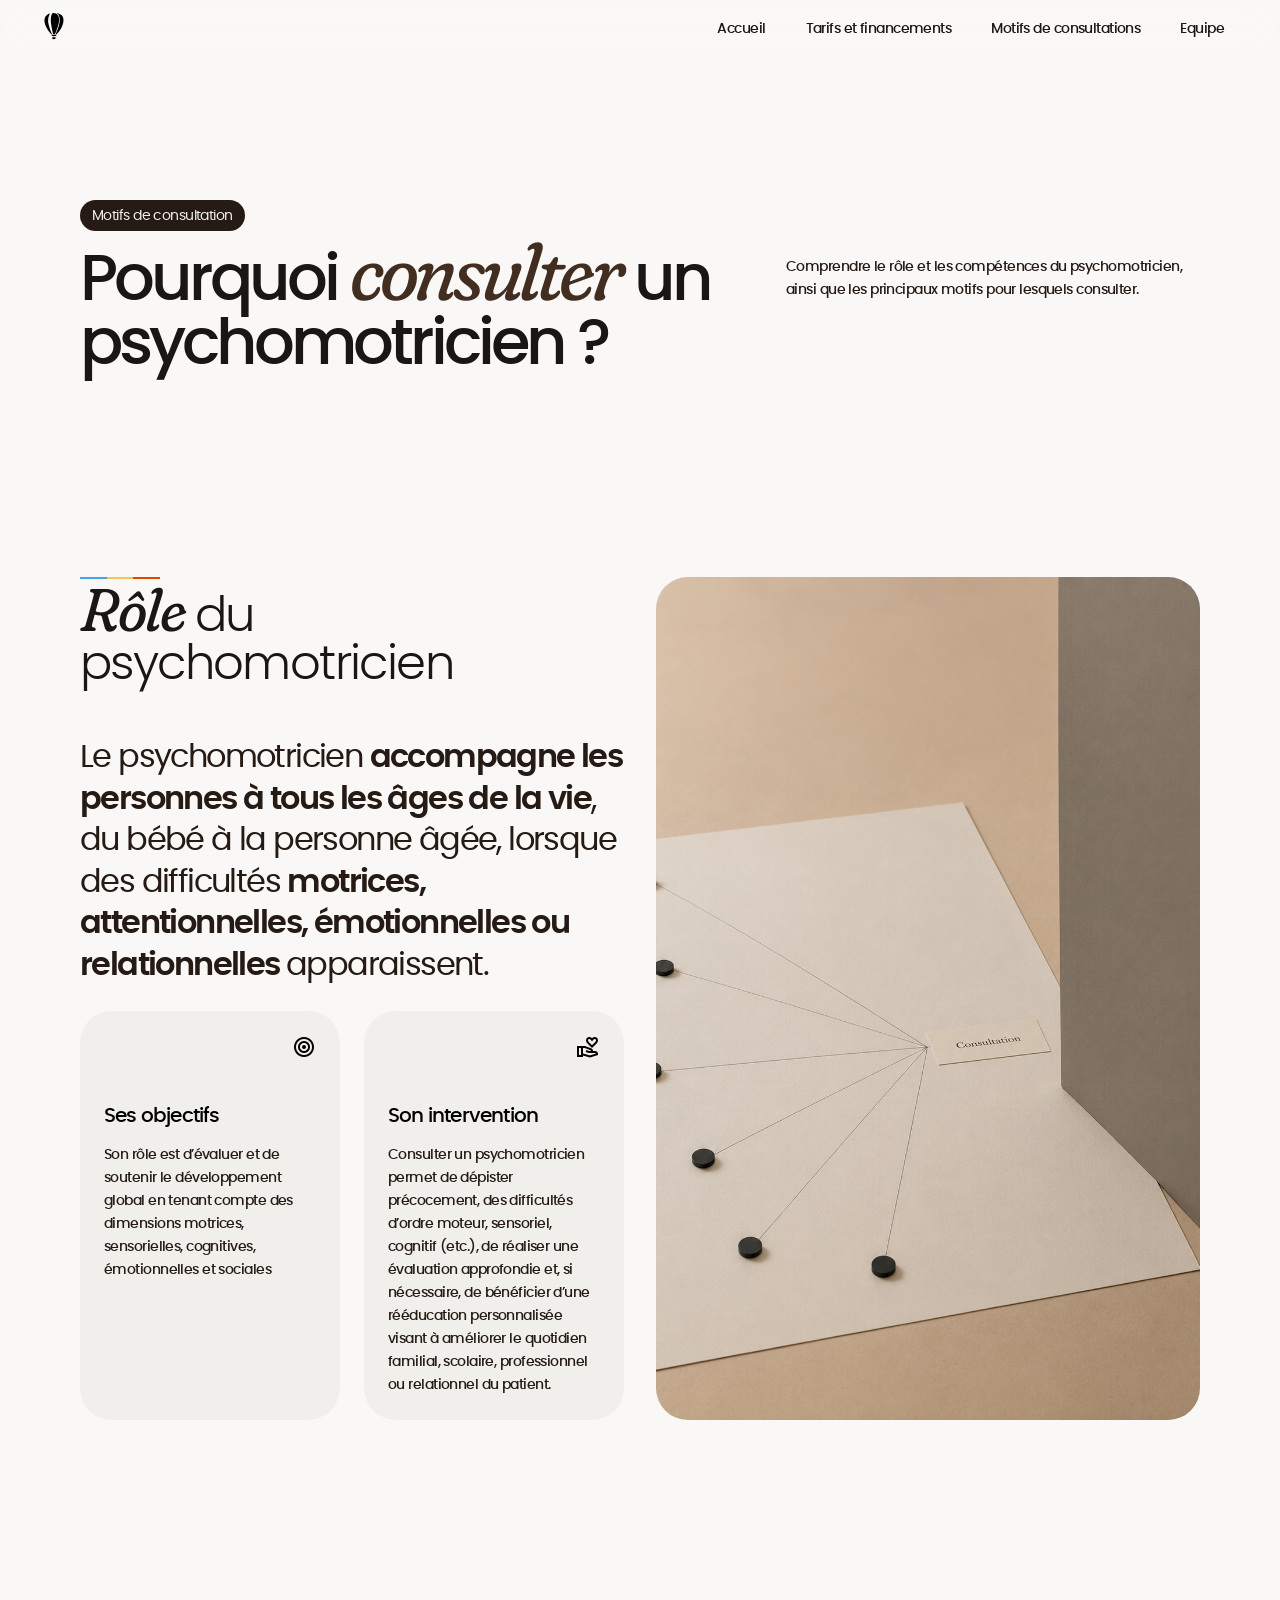
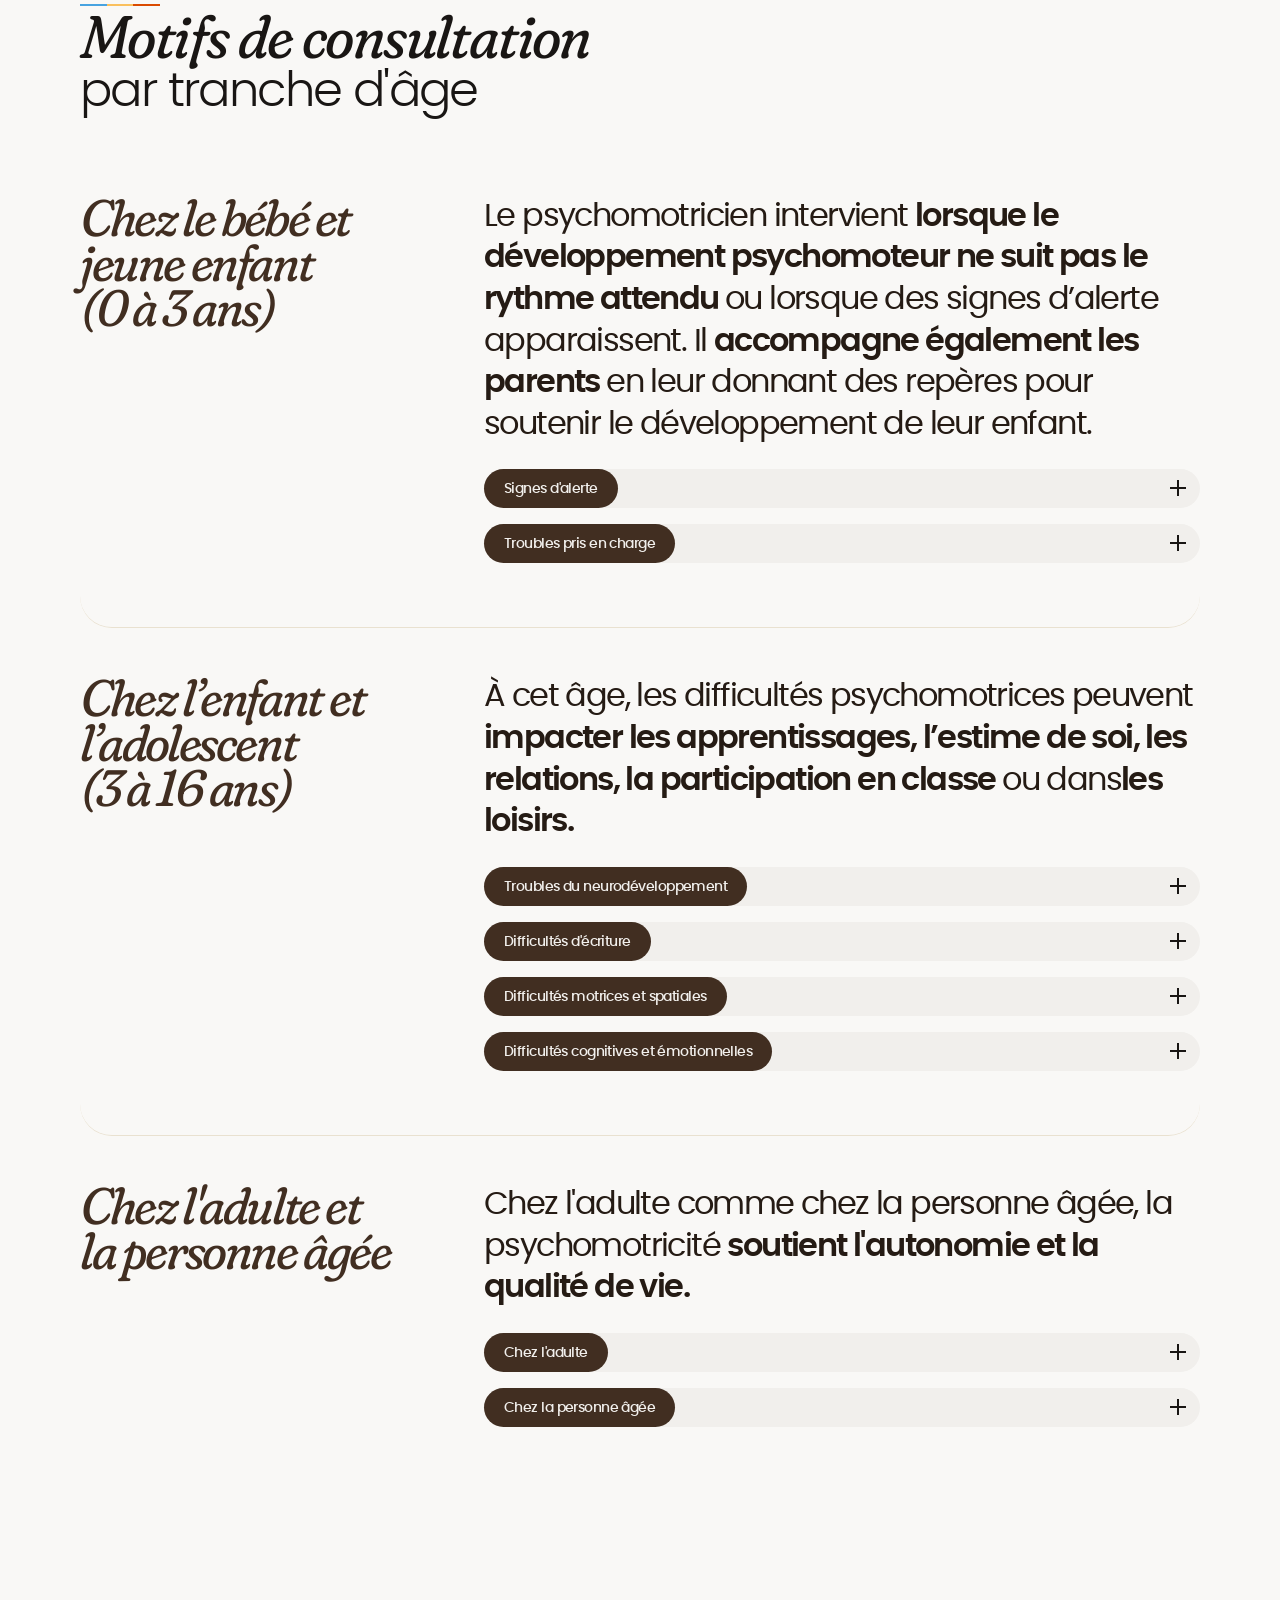
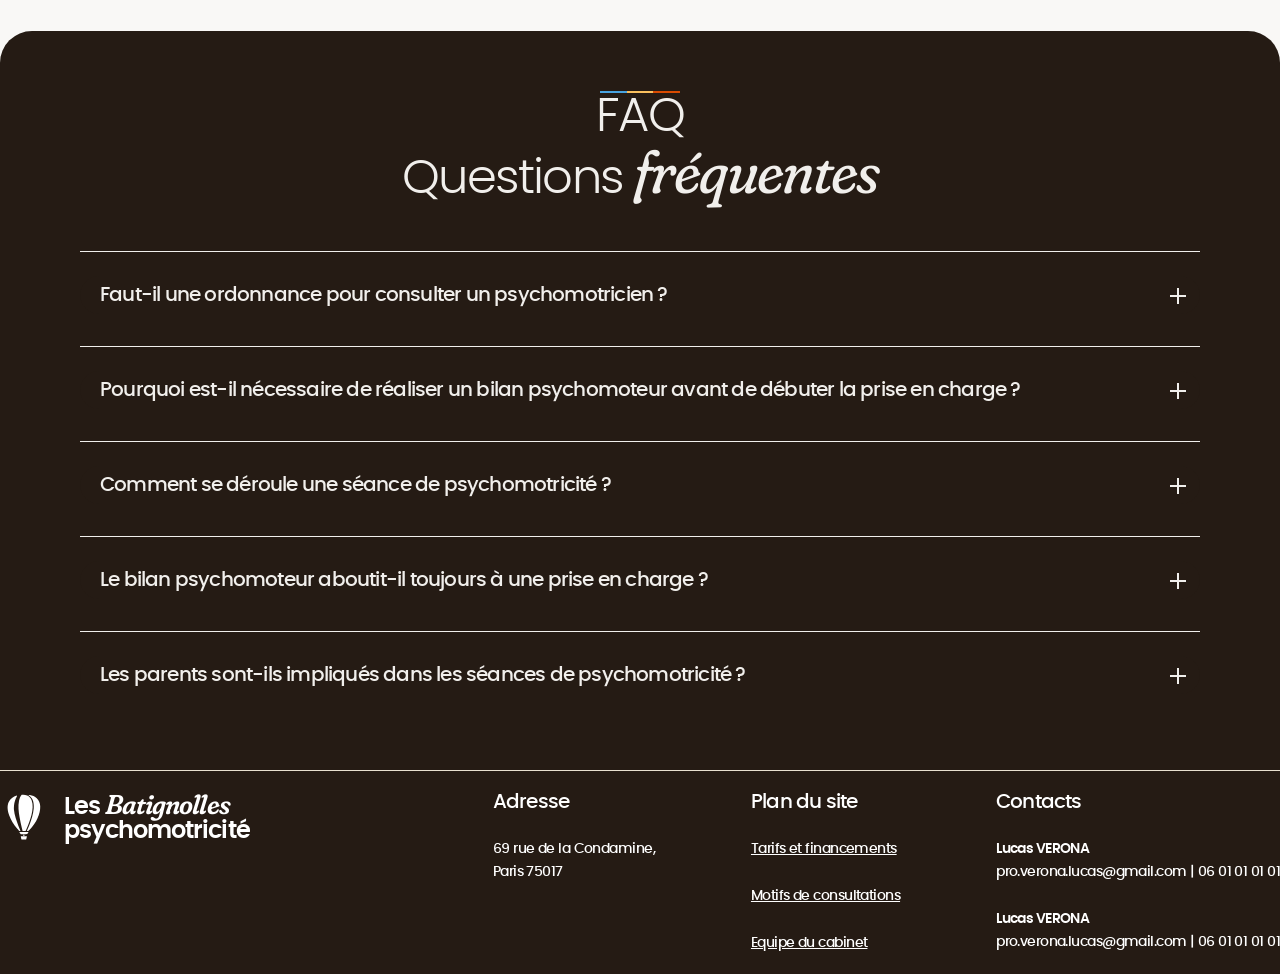
<file: motifs-de-consultation.html>
<!DOCTYPE html>
<html lang="fr">

<head>
    <meta charset="UTF-8">
    <meta name="viewport" content="width=device-width, initial-scale=1.0">
    <link rel="stylesheet" href="style.css">
    <link rel="stylesheet" href="https://fonts.googleapis.com/css2?family=Material+Symbols+Outlined" />
    <link rel="icon" type="image/png" href="favicon.png">
    <title>Cabinet de psychomotricité - Motifs de consultation</title>
</head>


<body>

    <nav class="navbar">
        <a class="logo" href="index.html"><img src="Logo-MGF.svg" alt=""></a>
        <div class="nav-links">
            <ul>
                <li><a href="index.html">Accueil</a></li>
                <li><a href="Tarifs.html">Tarifs et financements</a></li>
                <li><a href="motifs-de-consultation.html">Motifs de consultations</a></li>
                <li><a href="equipe.html">Equipe</a></li>
            </ul>
        </div>
        <span alt='menu' class="material-symbols-outlined">
            menu
        </span>
    </nav>

    <div class="title-section">
        <div class="tag">
            <p class="p-tag-fonce">Motifs de consultation</p>
        </div>
        <div class="title">
            <div class="title-h1">
                <h1 class="h1-poppins-small">Pourquoi <span class="h1-fraunces-small">consulter</span>
                    un<br>psychomotricien ?</h1>
                </h1>
            </div>
            <p>Comprendre le rôle et les compétences du psychomotricien, ainsi que les principaux motifs pour lesquels
                consulter.</p>
        </div>
    </div>

    <div class="role-psychomotricien">
        <div class="role-psychomotricien-text">
            <div class="role-psychomotricien-title">
                <div class="color-lines">
                    <div class="color-lines-blue"></div>
                    <div class="color-lines-yellow"></div>
                    <div class="color-lines-red"></div>
                </div>
                <div class="title">
                    <h2 class="h2-poppins"><span class="h2-fraunces">Rôle </span>du <br>psychomotricien</h2>
                </div>
            </div>

            <div class="role-psychomotricien-body">
                <div class="role-psychomotricien-body-detail">

                    <div class="role-psychomotricien-sous-titre">
                        <p class="p-medium-regular">Le psychomotricien <span class="p-medium-semibold">accompagne les
                                personnes à tous les âges de la vie</span><span class="p-medium-regular">, du bébé à
                                la personne âgée, lorsque des difficultés </span><span
                                class="p-medium-semibold">motrices, attentionnelles, émotionnelles ou relationnelles
                            </span><span class="p-medium-regular">apparaissent.</span></p>
                    </div>
                    <div class="role-psychomotricien-infos">
                        <div class="etapier">
                            <span class="material-symbols-outlined">
                                target
                            </span>
                            <div class="etapier-content">
                                <h3 class="h3-poppins-small">Ses objectifs</h3>
                                <p>Son rôle est d’évaluer et de soutenir le développement global en tenant compte des
                                    dimensions motrices, sensorielles, cognitives, émotionnelles et sociales</p>
                            </div>
                        </div>

                        <div class="etapier">
                            <span class="material-symbols-outlined">
                                Volunteer_Activism
                            </span>
                            <div class="etapier-content">
                                <h3 class="h3-poppins-small">Son intervention</h3>
                                <p>Consulter un psychomotricien permet de dépister précocement, des difficultés d’ordre
                                    moteur, sensoriel, cognitif (etc.), de réaliser une évaluation
                                    approfondie et, si nécessaire, de bénéficier d’une rééducation personnalisée visant
                                    à améliorer le quotidien familial, scolaire, professionnel ou relationnel du
                                    patient.</p>
                            </div>
                        </div>
                    </div>
                </div>
            </div>

        </div>
        <div class="role-psychomotricien-image">
            <img src="image-consultation.png" alt="">
        </div>

    </div>

    <div class="motif-consultation">
        <div class="motif-consultation-title">
            <div class="color-lines">
                <div class="color-lines-blue"></div>
                <div class="color-lines-yellow"></div>
                <div class="color-lines-red"></div>
            </div>
            <div class="title">
                <h2 class="h2-poppins"><span class="h2-fraunces">Motifs de consultation </span><br>par tranche d'âge
                </h2>
            </div>
        </div>

        <div class="motif-consultation-body">
            <div class="motif-bebe">
                <div class="motif-title">
                    <h3><span class="h3-fraunces-large-medium">Chez le bébé et <br> jeune enfant <br>(0 à 3 ans)</span>
                    </h3>
                </div>
                <div class="motif-text">
                    <div class="motif-description">
                        <p class="p-medium-regular">Le psychomotricien intervient <span
                                class="p-medium-semibold">lorsque le développement psychomoteur ne suit pas le rythme
                                attendu </span><span class="p-medium-regular">ou lorsque des signes d’alerte
                                apparaissent. Il </span><span class="p-medium-semibold">accompagne également les
                                parents </span><span class="p-medium-regular">en leur donnant des repères pour
                                soutenir le développement de leur enfant.</span></p>
                    </div>
                    <div class="motif-accordeon">
                        <div class="accordeon-ui">
                            <div class="section">
                                <input id="section1" type="radio" name="accordeon">
                                <div class="accordeon-tag">
                                    <div class="tag">
                                        <label for="section1">Signes d'alerte</label>
                                    </div>
                                </div>
                                <div class="content">
                                    <ul>
                                        <li>- Retards dans les aquisitions psychomotrices (marche, station assise,
                                            retournements, etc.)</li>
                                        <li>- Difficultés dans les coordinations motrices, dans la préhension</li>
                                        <li>- Difficultés toniques (hypotonie/hypertonie)</li>
                                        <li>- Troubles sensoriels (tactile, auditif, visuel, ect.)</li>
                                        <li>- Suspicion de troubles du neurodéveloppement (autisme, TDAH, etc.)</li>
                                    </ul>
                                </div>
                            </div>
                            <div class="section">
                                <input id="section2" type="radio" name="accordeon">
                                <div class="accordeon-tag">
                                    <div class="tag">
                                        <label for="section2">Troubles pris en charge</label>
                                    </div>
                                </div>
                                <div class="content">
                                    <ul>
                                        <li>- Syndromes génétiques (ex : trisomie 21)</li>
                                        <li>- Pathologies neurologiques (paralysies cérébrales…)</li>
                                        <li>- Trouble du neurodéveloppement (TSA, TDAH…)</li>
                                        <li>- Retard de développement psychomoteur</li>
                                    </ul>
                                </div>
                            </div>
                        </div>
                    </div>
                </div>
            </div>
            <div class="motif-enfant-ado">
                <div class="motif-title">
                    <h3><span class="h3-fraunces-large-medium">Chez l’enfant et <br>l’adolescent <br>(3 à 16 ans)</span>
                    </h3>
                </div>
                <div class="motif-text">
                    <div class="motif-description">
                        <p class="p-medium-regular">À cet âge, les difficultés psychomotrices peuvent <span
                                class="p-medium-semibold"> impacter les apprentissages, l’estime de soi, les relations,
                                la participation en classe </span><span class="p-medium-regular">ou dans</span><span
                                class="p-medium-semibold">les loisirs.</span></p>
                    </div>
                    <div class="motif-accordeon">
                        <div class="accordeon-ui">
                            <div class="section">
                                <input id="section3" type="radio" name="accordeon">
                                <div class="accordeon-tag">
                                    <div class="tag">
                                        <label for="section3">Troubles du neurodéveloppement</label>
                                    </div>
                                </div>
                                <div class="content">
                                    <ul>
                                        <li>- Trouble du spectre de l’autisme (TSA)</li>
                                        <li>- Trouble du déficit de l’attention avec ou sans hyperactivité (TDA/H)</li>
                                        <li>- Trouble développemental de la coordination (TDC/dyspraxie)</li>
                                        <li>- Troubles moteur</li>
                                        <li>- Troubles spécifiques des apprentissages (dyslexie, dysorthographie,
                                            dyscalculie)</li>
                                    </ul>
                                </div>
                            </div>
                            <div class="section">
                                <input id="section4" type="radio" name="accordeon">
                                <div class="accordeon-tag">
                                    <div class="tag">
                                        <label for="section4">Difficultés d'écriture</label>
                                    </div>
                                </div>
                                <div class="content">
                                    <ul>
                                        <li>- Difficulté dans le pré-graphisme (maternelle)</li>
                                        <li>- Lenteur d'écriture</li>
                                        <li>- Mauvaise qualité graphique</li>
                                        <li>- Douleur lors de l'écriture</li>
                                    </ul>
                                </div>
                            </div>
                            <div class="section">
                                <input id="section5" type="radio" name="accordeon">
                                <div class="accordeon-tag">
                                    <div class="tag">
                                        <label for="section5">Difficultés motrices et spatiales</label>
                                    </div>
                                </div>
                                <div class="content">
                                    <ul>
                                        <li>- Troubles du tonus</li>
                                        <li>- Difficultés dans les coordinations en motricité fine (coordinations
                                            oculo-manuelles)</li>
                                        <li>- Difficultés dans les coordinations en motricité globale</li>
                                        <li>- Difficultés dans les équilibres</li>
                                        <li>- Difficultés d’organisation dans l’espace et le temps</li>
                                        <li>- Difficultés visuo-spatiales, visuo-constructives ou perceptives</li>
                                        </li>
                                        <li>- Difficulté dans la latéralité</li>
                                    </ul>
                                </div>
                            </div>
                            <div class="section">
                                <input id="section6" type="radio" name="accordeon">
                                <div class="accordeon-tag">
                                    <div class="tag">
                                        <label for="section6">Difficultés cognitives et émotionnelles</label>
                                    </div>
                                </div>
                                <div class="content">
                                    <ul>
                                        <li>- Difficultés attentionnelles</li>
                                        <li>- Difficultés dans les fonctions exécutives : planification, inhibition,
                                            flexibilité mentale</li>
                                        <li>- Difficultés dans la gestion des émotions</li>
                                        <li>- Anxiété</li>
                                    </ul>
                                </div>
                            </div>
                        </div>
                    </div>
                </div>
            </div>
            <div class="motif-adulte-personne-agee">
                <div class="motif-title">
                    <h3><span class="h3-fraunces-large-medium">Chez l'adulte et <br>la personne âgée</span></h3>
                </div>
                <div class="motif-text">
                    <div class="motif-description">
                        <p class="p-medium-regular">Chez l'adulte comme chez la personne âgée, la psychomotricité <span
                                class="p-medium-semibold">soutient l'autonomie et la qualité de vie.</span></p>
                    </div>
                    <div class="motif-accordeon">
                        <div class="accordeon-ui">
                            <div class="section">
                                <input id="section7" type="radio" name="accordeon">
                                <div class="accordeon-tag">
                                    <div class="tag">
                                        <label for="section7">Chez l'adulte</label>
                                    </div>
                                </div>
                                <div class="content">
                                    <ul>
                                        <li>- Troubles du neurodéveloppement (TDAH, TSA, TDC, ...)</li>
                                        <li>- Accompagnement des maladies neurodégénératives et neurologiques</li>
                                    </ul>
                                </div>
                            </div>
                            <div class="section">
                                <input id="section8" type="radio" name="accordeon">
                                <div class="accordeon-tag">
                                    <div class="tag">
                                        <label for="section8">Chez la personne âgée</label>
                                    </div>
                                </div>
                                <div class="content">
                                    <ul>
                                        <li>- Accompagnement des maladies neurodégénératives : maladie de Parkinson,
                                            maladie d’Alzheimer et troubles apparentés</li>
                                        <li>- Travail autour du schéma corporel et de l’équilibre</li>
                                        <li>- Prévention des chutes</li>
                                        <li>- Maintien des capacités motrices, cognitives et relationnelles</li>
                                    </ul>
                                </div>
                            </div>
                        </div>
                    </div>
                </div>
            </div>
        </div>

    </div>

    <div class="FAQ">
        <div class="FAQ-title">
            <div class="color-lines">
                <div class="color-lines-blue"></div>
                <div class="color-lines-yellow"></div>
                <div class="color-lines-red"></div>
            </div>
            <div class="title">
                <h2 class="h2-poppins">FAQ</span><br>Questions <span class="h2-fraunces">fréquentes</span></h2>
            </div>
        </div>
        <div class="motif-accordeon">
            <div class="accordeon-ui">
                <div class="section">
                    <input id="section9" type="radio" name="accordeon">
                    <div class="accordeon-tag">
                        <div class="tag">
                            <label class="h3-poppins-small" for="section9">Faut-il une ordonnance pour consulter un
                                psychomotricien ?</label>
                        </div>
                    </div>
                    <div class="content">
                        <p>Le psychomotricien est un auxiliaire de médecine et exerce sur prescription médicale. Une
                            ordonnance est donc nécessaire pour toute prise en charge.</p>
                    </div>
                </div>
                <div class="section">
                    <input id="section10" type="radio" name="accordeon">
                    <div class="accordeon-tag">
                        <div class="tag">
                            <label class="h3-poppins-small" for="section10">Pourquoi est-il nécessaire de réaliser un
                                bilan psychomoteur avant de débuter la prise en charge ? </label>
                        </div>
                    </div>
                    <div class="content">
                        <p>Le bilan psychomoteur permet d’observer, à un instant T, les difficultés du patient. C’est un
                            outil indispensable pour analyser et comprendre les difficultés rencontrées par le patient,
                            afin de lui proposer une rééducation adaptée, et personnalisée selon ses problématiques.</p>
                    </div>
                </div>
                <div class="section">
                    <input id="section11" type="radio" name="accordeon">
                    <div class="accordeon-tag">
                        <div class="tag">
                            <label class="h3-poppins-small" for="section11">Comment se déroule une séance de
                                psychomotricité ?</label>
                        </div>
                    </div>
                    <div class="content">
                        <p>Les séances de psychomotricité varient d’une prise en charge à une autre. Elles se composent
                            généralement de 3 activités différentes et peuvent inclure différentes modalités telles que
                            des jeux de société, des parcours moteurs, des jeux de motricité fine, des adaptations et
                            des supports selon les besoins du patient, etc. </p>
                    </div>
                </div>
                <div class="section">
                    <input id="section12" type="radio" name="accordeon">
                    <div class="accordeon-tag">
                        <div class="tag">
                            <label class="h3-poppins-small" for="section12">Le bilan psychomoteur aboutit-il toujours à
                                une prise en charge ? </label>
                        </div>
                    </div>
                    <div class="content">
                        <p>A la suite du bilan, le psychomotricien ne propose pas systématiquement un accompagnement. En
                            effet, les difficultés rencontrées peuvent être induites par plusieurs facteurs et ne pas
                            relever du champ du psychomotricien mais d’un autre professionnel de santé (orthophoniste,
                            ergothérapeute, psychologue, etc.). </p>
                    </div>
                </div>
                <div class="section">
                    <input id="section13" type="radio" name="accordeon">
                    <div class="accordeon-tag">
                        <div class="tag">
                            <label class="h3-poppins-small" for="section13">Les parents sont-ils impliqués dans les séances de psychomotricité ? </label>
                        </div>
                    </div>
                    <div class="content">
                        <p>Les parents doivent être impliqués dans les séances de psychomotricité, notamment en reproduisant certains exercices à la maison, en mettant en place des adaptations, et en soutenant leur enfant dans la rééducation. Le partenariat entre l’enfant, le parent et le psychomotricien est indispensable.  </p>
                    </div>
                </div>
            </div>
        </div>
    </div>

    </div>

    <div class="footer">
        <div class="footer-maxwidth">
        <div class="footer-logo">
            <svg xmlns="http://www.w3.org/2000/svg" width="48" height="48" viewBox="0 0 48 48" fill="#FFF">
                <path
                    d="M22.7063 1.72667C24.1398 1.61041 25.8545 1.96356 27.1659 2.54333C29.3255 3.49816 30.84 5.25689 31.6877 7.43569C34.802 15.4398 29.8092 28.4859 26.5049 36.0217C26.2151 36.6763 25.9012 37.3803 25.585 38.0206C25.1115 38.018 22.9215 38.0569 22.6107 37.9724C22.472 37.8052 21.9835 35.6959 21.9018 35.3622C20.954 31.5228 20.1491 27.6491 19.4887 23.7498C18.6289 18.5545 17.9474 12.9507 19.0197 7.7458C19.4236 5.78573 20.3117 3.28234 21.7 1.80317C22.0373 1.76742 22.3681 1.74807 22.7063 1.72667Z"
                    fill="white" />
                <path
                    d="M28.2611 1.88145C28.5747 1.86971 29.5431 2.03616 29.878 2.09891C32.4104 2.57337 34.8067 3.46438 36.7476 5.19462C39.035 7.23342 40.0962 10.1722 40.2235 13.1839C40.5536 20.9884 35.8975 29.9457 30.7935 35.5626C30.2799 36.143 28.8613 37.5699 28.2332 38.0193C27.7833 38.0364 27.2581 38.0219 26.8024 38.0204C27.7406 36.0073 28.6131 33.9643 29.4179 31.8943C31.3905 26.8346 33.189 21.1593 33.6996 15.741C33.9249 13.3541 33.7897 10.5181 33.1184 8.21361C32.3083 5.43239 30.8284 3.29476 28.2611 1.88145Z"
                    fill="white" />
                <path
                    d="M16.6519 2.52637C16.8657 2.52587 17.0807 2.84564 17.0296 3.01627C16.9459 3.29512 16.7137 3.63709 16.5655 3.8947C16.239 4.47516 15.9478 5.07491 15.6935 5.69068C14.5173 8.48053 13.9884 11.448 13.8989 14.465C13.8696 15.2547 13.887 16.0456 13.951 16.8333C14.3711 21.7041 16.6355 28.301 18.443 32.8934C18.851 33.9204 19.2684 34.9434 19.6952 35.9623C19.883 36.4073 20.3856 37.4803 20.465 37.9037C20.3231 38.0798 19.6066 38.0179 19.377 38.0135C19.1454 37.8243 18.8152 37.468 18.604 37.2466C18.0744 36.6901 17.5606 36.1187 17.0631 35.5331C13.7683 31.5998 10.8907 26.9679 9.14033 22.1263C7.66517 18.0459 6.79764 13.0197 8.73027 8.93986C10.334 5.55429 13.2514 3.74637 16.6519 2.52637Z"
                    fill="white" />
                <path
                    d="M20.8974 43.3256C21.1773 43.2986 21.6919 43.3119 21.987 43.3116L23.9557 43.3105L25.7243 43.3108C26.0307 43.3111 26.3549 43.3041 26.6593 43.3235C26.7693 43.3308 26.7943 43.3587 26.8595 43.4411C26.8929 43.6843 26.4145 45.625 26.324 46.0311C26.3179 46.0587 26.3115 46.0859 26.3048 46.1135C26.2836 46.1994 26.226 46.4635 26.155 46.4737C25.6583 46.5457 21.858 46.5663 21.5251 46.476C21.3192 46.1202 20.9774 44.2279 20.8394 43.693C20.8 43.5406 20.809 43.4504 20.8974 43.3256Z"
                    fill="white" />
                <path
                    d="M19.5752 39.0469C19.9605 39.0111 20.6874 39.0309 21.0939 39.0309L23.9199 39.0312L26.4989 39.0309C26.9528 39.0304 27.9499 38.9977 28.3315 39.0903C28.5941 39.4188 27.846 40.2645 27.627 40.5302C27.4442 40.7419 27.2853 40.9221 27.0885 41.1236C26.3374 41.15 25.4646 41.1304 24.7059 41.1304L20.8106 41.1255C20.4234 40.7379 19.5454 39.8221 19.4696 39.2722C19.4556 39.1702 19.511 39.1136 19.5752 39.0469Z"
                    fill="white" />
                <path
                    d="M23.8072 41.5505C23.9926 41.5183 24.4104 41.8538 24.5767 41.9567C24.838 42.1187 24.0835 43.0087 23.9467 43.1327C23.7838 43.1169 23.72 43.0631 23.625 42.9236C23.489 42.7235 23.0803 42.2828 23.1068 42.0445C23.2327 41.8465 23.5932 41.6736 23.8072 41.5505Z"
                    fill="white" />
            </svg>
            <p class="footer-poppins">Les <span class="footer-fraunces">Batignolles</span><br>psychomotricité</p>
        </div>
        <div class="footer-content">
            <div class="footer-content-in">
                <h3 class="h3-poppins-small">Adresse</h3>
                <p>69 rue de la Condamine, <br>Paris 75017 </p>
            </div>
            <div class="footer-content-in">
                <h3 class="h3-poppins-small">Plan du site</h3>
                <a href="">Tarifs et financements</a>
                <a href="">Motifs de consultations</a>
                <a href="">Equipe du cabinet</a>
            </div>
            <div class="footer-content-in">
                    <h3 class="h3-poppins-small">Contacts</h3>
                    <p> <b>Lucas VERONA</b> <br>pro.verona.lucas@gmail.com | 06 01 01 01 01</p>
                    <p> <b>Lucas VERONA</b> <br>pro.verona.lucas@gmail.com | 06 01 01 01 01</p>
            </div>
        </div>
        </div>
    </div>

</body>

<script>
    const menuHamburger = document.querySelector(".navbar .material-symbols-outlined")
    const navLinks = document.querySelector(".nav-links")

    menuHamburger.addEventListener('click', () => {
        navLinks.classList.toggle('mobile-menu')
    })
</script>

</html>
</file>
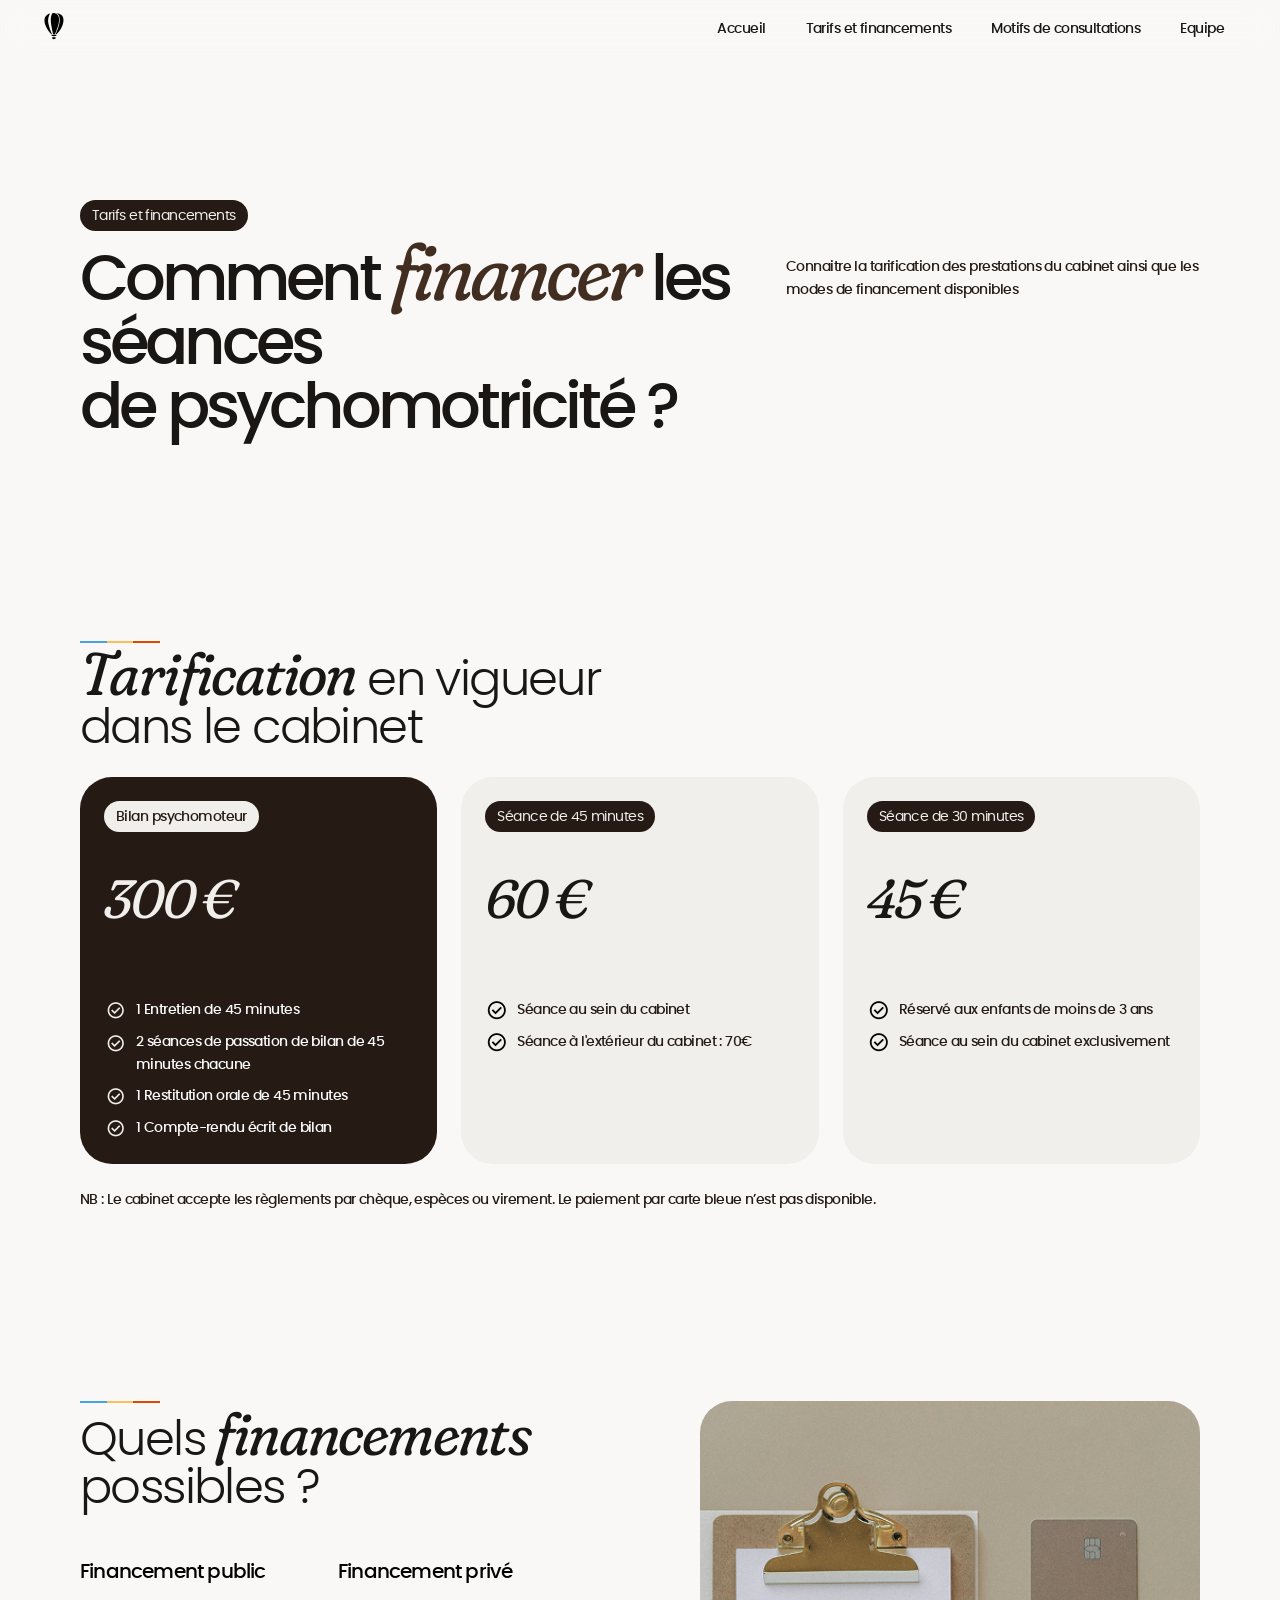
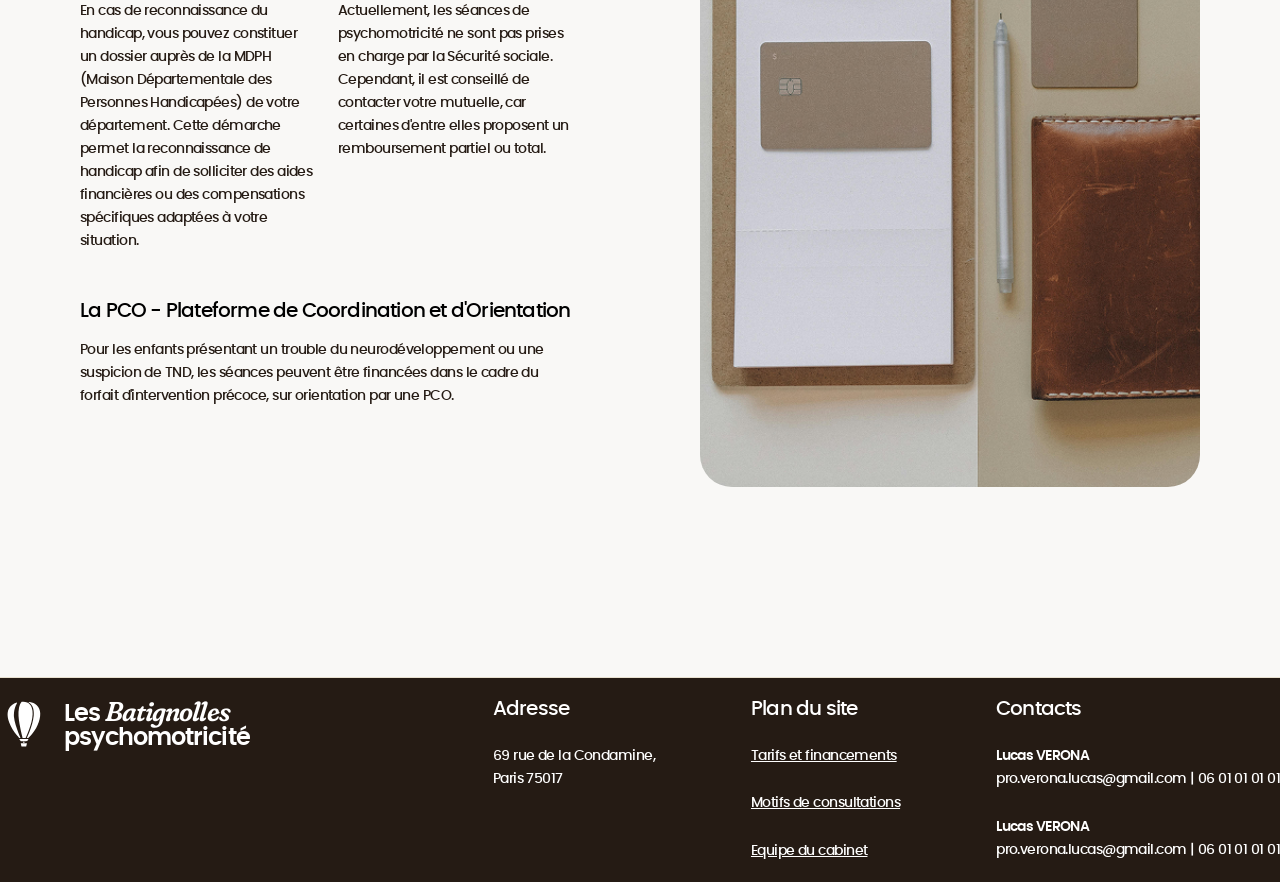
<file: Tarifs.html>
<!DOCTYPE html>
<html lang="fr">

<head>
    <meta charset="UTF-8">
    <meta name="viewport" content="width=device-width, initial-scale=1.0">
    <link rel="stylesheet" href="style.css">
    <link rel="stylesheet" href="https://fonts.googleapis.com/css2?family=Material+Symbols+Outlined" />
    <link rel="icon" type="image/png" href="favicon.png">
    <title>Cabinet de psychomotricité - Tarifs et financements</title>
</head>


<body>

    <nav class="navbar">
        <a class="logo" href="index.html"><img src="Logo-MGF.svg" alt=""></a>
        <div class="nav-links">
            <ul>
                <li><a href="index.html">Accueil</a></li>
                <li><a href="Tarifs.html">Tarifs et financements</a></li>
                <li><a href="motifs-de-consultation.html">Motifs de consultations</a></li>
                <li><a href="equipe.html">Equipe</a></li>
            </ul>
        </div>
        <span alt='menu' class="material-symbols-outlined">
            menu
        </span>
    </nav>

    <div class="title-section">
        <div class="tag">
            <p class="p-tag-fonce">Tarifs et financements</p>
        </div>
        <div class="title">
            <div class="title-h1">
                <h1 class="h1-poppins-small"> Comment </span><span class="h1-fraunces-small">financer</span> les séances
                    <br> de psychomotricité ?
                </h1>
                </h1>
            </div>
            <p>Connaitre la tarification des prestations du cabinet ainsi que les modes de financement disponibles
            </p>
        </div>
    </div>

    <div class="tarification">
        <div class="tarification-title">
            <div class="color-lines">
                <div class="color-lines-blue"></div>
                <div class="color-lines-yellow"></div>
                <div class="color-lines-red"></div>
            </div>
            <div class="title">
                <h2 class="h2-poppins"><span class="h2-fraunces">Tarification</span> en vigueur <br>dans le cabinet
                </h2>
            </div>
        </div>
        <div class="tarification-body">
            <div class="tarif-sombre">
                <div class="tag-clair">
                    <p class="p-tag-clair">Bilan psychomoteur</p>
                </div>
                <div class="number">300 €</div>
                <div class="tarif-sombre-description">
                    <div class="tarif-sombre-description-detail">
                        <span class="material-symbols-outlined">
                            <span class="material-symbols-outlined">
                                check_circle
                            </span>
                        </span>
                        <p>1 Entretien de 45 minutes</p>
                    </div>
                    <div class="tarif-sombre-description-detail">
                        <span class="material-symbols-outlined">
                            <span class="material-symbols-outlined">
                                check_circle
                            </span>
                        </span>
                        <p>2 séances de passation de bilan de 45 minutes chacune</p>
                    </div>
                    <div class="tarif-sombre-description-detail">
                        <span class="material-symbols-outlined">
                            <span class="material-symbols-outlined">
                                check_circle
                            </span>
                        </span>
                        <p>1 Restitution orale de 45 minutes</p>
                    </div>
                    <div class="tarif-sombre-description-detail">
                        <span class="material-symbols-outlined">
                            <span class="material-symbols-outlined">
                                check_circle
                            </span>
                        </span>
                        <p>1 Compte-rendu écrit de bilan</p>
                    </div>
                </div>
            </div>
            <div class="tarif-clair">
                <div class="tag">
                    <p class="p-tag-fonce">Séance de 45 minutes</p>
                </div>
                <div class="number">60 €</div>
                <div class="tarif-clair-description">
                    <div class="tarif-clair-description-detail">
                        <span class="material-symbols-outlined">
                            check_circle
                        </span>
                        <p>Séance au sein du cabinet</p>
                    </div>
                    <div class="tarif-clair-description-detail">
                        <span class="material-symbols-outlined">
                            check_circle
                        </span>
                        </span>
                        <p>Séance à l'extérieur du cabinet : 70€</p>
                    </div>

                </div>
            </div>
            <div class="tarif-clair">
                <div class="tag">
                    <p class="p-tag-fonce">Séance de 30 minutes</p>
                </div>
                <div class="number">45 €</div>
                <div class="tarif-clair-description">
                    <div class="tarif-clair-description-detail">
                        <span class="material-symbols-outlined">
                            check_circle
                        </span>
                        <p>Réservé aux enfants de moins de 3 ans</p>
                    </div>
                    <div class="tarif-clair-description-detail">
                        <span class="material-symbols-outlined">
                            check_circle
                        </span>
                        <p>Séance au sein du cabinet exclusivement</p>
                    </div>

                </div>
            </div>
        </div>
        <p class="p-small">NB : Le cabinet accepte les règlements par chèque, espèces ou virement. Le paiement par carte
            bleue n’est pas disponible.</p>
    </div>

    <div class="financement">
        <div class="financement-text">
            <div class="financement-title">
                <div class="color-lines">
                    <div class="color-lines-blue"></div>
                    <div class="color-lines-yellow"></div>
                    <div class="color-lines-red"></div>
                </div>
                <div class="title">
                    <h2 class="h2-poppins">Quels <span class="h2-fraunces">financements</span><br> possibles ?</h2>
                </div>
            </div>
            <div class="financement-body">
                <div class="financement-body-detail">
                    <div class="financement-public">
                        <h3 class="h3-poppins-small">Financement public</h3>
                        <p>En cas de reconnaissance du handicap, vous pouvez constituer un dossier auprès de la MDPH
                            (Maison Départementale des Personnes Handicapées) de votre
                            département.
                            Cette démarche permet la reconnaissance de handicap afin de solliciter des aides financières
                            ou
                            des compensations spécifiques adaptées à votre situation.</p>
                    </div>
                    <div class="financement-privé">
                        <h3 class="h3-poppins-small">Financement privé</h3>
                        <p>Actuellement, les séances de psychomotricité ne sont pas prises en charge par la Sécurité
                            sociale. Cependant, il est conseillé de contacter votre mutuelle, car certaines d'entre
                            elles
                            proposent un remboursement partiel ou total.</p>
                    </div>
                </div>
                <div class="financement-privé">
                    <h3 class="h3-poppins-small">La PCO - Plateforme de Coordination et d'Orientation</h3>
                    <p>Pour les enfants présentant un trouble du neurodéveloppement ou une suspicion de TND, les séances peuvent être financées dans le cadre du forfait d'intervention précoce, sur orientation par une PCO.</p>
                </div>
                <!-- <div class="bouton">
                        <a class="bouton-secondaire" href="">
                            <p>En savoir plus sur les financements</p>
                        </a>
                    </div>  -->

            </div>

        </div>
        <div class="fiancement-image">

        </div>

    </div>

    </div>

        <div class="footer">
        <div class="footer-maxwidth">
        <div class="footer-logo">
            <svg xmlns="http://www.w3.org/2000/svg" width="48" height="48" viewBox="0 0 48 48" fill="#FFF">
                <path
                    d="M22.7063 1.72667C24.1398 1.61041 25.8545 1.96356 27.1659 2.54333C29.3255 3.49816 30.84 5.25689 31.6877 7.43569C34.802 15.4398 29.8092 28.4859 26.5049 36.0217C26.2151 36.6763 25.9012 37.3803 25.585 38.0206C25.1115 38.018 22.9215 38.0569 22.6107 37.9724C22.472 37.8052 21.9835 35.6959 21.9018 35.3622C20.954 31.5228 20.1491 27.6491 19.4887 23.7498C18.6289 18.5545 17.9474 12.9507 19.0197 7.7458C19.4236 5.78573 20.3117 3.28234 21.7 1.80317C22.0373 1.76742 22.3681 1.74807 22.7063 1.72667Z"
                    fill="white" />
                <path
                    d="M28.2611 1.88145C28.5747 1.86971 29.5431 2.03616 29.878 2.09891C32.4104 2.57337 34.8067 3.46438 36.7476 5.19462C39.035 7.23342 40.0962 10.1722 40.2235 13.1839C40.5536 20.9884 35.8975 29.9457 30.7935 35.5626C30.2799 36.143 28.8613 37.5699 28.2332 38.0193C27.7833 38.0364 27.2581 38.0219 26.8024 38.0204C27.7406 36.0073 28.6131 33.9643 29.4179 31.8943C31.3905 26.8346 33.189 21.1593 33.6996 15.741C33.9249 13.3541 33.7897 10.5181 33.1184 8.21361C32.3083 5.43239 30.8284 3.29476 28.2611 1.88145Z"
                    fill="white" />
                <path
                    d="M16.6519 2.52637C16.8657 2.52587 17.0807 2.84564 17.0296 3.01627C16.9459 3.29512 16.7137 3.63709 16.5655 3.8947C16.239 4.47516 15.9478 5.07491 15.6935 5.69068C14.5173 8.48053 13.9884 11.448 13.8989 14.465C13.8696 15.2547 13.887 16.0456 13.951 16.8333C14.3711 21.7041 16.6355 28.301 18.443 32.8934C18.851 33.9204 19.2684 34.9434 19.6952 35.9623C19.883 36.4073 20.3856 37.4803 20.465 37.9037C20.3231 38.0798 19.6066 38.0179 19.377 38.0135C19.1454 37.8243 18.8152 37.468 18.604 37.2466C18.0744 36.6901 17.5606 36.1187 17.0631 35.5331C13.7683 31.5998 10.8907 26.9679 9.14033 22.1263C7.66517 18.0459 6.79764 13.0197 8.73027 8.93986C10.334 5.55429 13.2514 3.74637 16.6519 2.52637Z"
                    fill="white" />
                <path
                    d="M20.8974 43.3256C21.1773 43.2986 21.6919 43.3119 21.987 43.3116L23.9557 43.3105L25.7243 43.3108C26.0307 43.3111 26.3549 43.3041 26.6593 43.3235C26.7693 43.3308 26.7943 43.3587 26.8595 43.4411C26.8929 43.6843 26.4145 45.625 26.324 46.0311C26.3179 46.0587 26.3115 46.0859 26.3048 46.1135C26.2836 46.1994 26.226 46.4635 26.155 46.4737C25.6583 46.5457 21.858 46.5663 21.5251 46.476C21.3192 46.1202 20.9774 44.2279 20.8394 43.693C20.8 43.5406 20.809 43.4504 20.8974 43.3256Z"
                    fill="white" />
                <path
                    d="M19.5752 39.0469C19.9605 39.0111 20.6874 39.0309 21.0939 39.0309L23.9199 39.0312L26.4989 39.0309C26.9528 39.0304 27.9499 38.9977 28.3315 39.0903C28.5941 39.4188 27.846 40.2645 27.627 40.5302C27.4442 40.7419 27.2853 40.9221 27.0885 41.1236C26.3374 41.15 25.4646 41.1304 24.7059 41.1304L20.8106 41.1255C20.4234 40.7379 19.5454 39.8221 19.4696 39.2722C19.4556 39.1702 19.511 39.1136 19.5752 39.0469Z"
                    fill="white" />
                <path
                    d="M23.8072 41.5505C23.9926 41.5183 24.4104 41.8538 24.5767 41.9567C24.838 42.1187 24.0835 43.0087 23.9467 43.1327C23.7838 43.1169 23.72 43.0631 23.625 42.9236C23.489 42.7235 23.0803 42.2828 23.1068 42.0445C23.2327 41.8465 23.5932 41.6736 23.8072 41.5505Z"
                    fill="white" />
            </svg>
            <p class="footer-poppins">Les <span class="footer-fraunces">Batignolles</span><br>psychomotricité</p>
        </div>
        <div class="footer-content">
            <div class="footer-content-in">
                <h3 class="h3-poppins-small">Adresse</h3>
                <p>69 rue de la Condamine, <br>Paris 75017 </p>
            </div>
            <div class="footer-content-in">
                <h3 class="h3-poppins-small">Plan du site</h3>
                <a href="">Tarifs et financements</a>
                <a href="">Motifs de consultations</a>
                <a href="">Equipe du cabinet</a>
            </div>
            <div class="footer-content-in">
                    <h3 class="h3-poppins-small">Contacts</h3>
                    <p> <b>Lucas VERONA</b> <br>pro.verona.lucas@gmail.com | 06 01 01 01 01</p>
                    <p> <b>Lucas VERONA</b> <br>pro.verona.lucas@gmail.com | 06 01 01 01 01</p>
            </div>
        </div>
        </div>
    </div>

</body>

<script>
    const menuHamburger = document.querySelector(".navbar .material-symbols-outlined")
    const navLinks = document.querySelector(".nav-links")

    menuHamburger.addEventListener('click', () => {
        navLinks.classList.toggle('mobile-menu')
    })
</script>

</html>
</file>
<file: style.css>
@font-face {
    font-family: "Poppins";
    font-weight: 300;
    src: url(fonts/poppins-light-webfont.woff2) format('woff2'),
        url(fonts/poppins-light-webfont.woff) format('woff');
}

@font-face {
    font-family: "Poppins";
    font-weight: 400;
    src: url(fonts/poppins-regular-webfont.woff2) format('woff2'),
        url(fonts/poppins-regular-webfont.woff) format('woff');
}

@font-face {
    font-family: "Poppins";
    font-weight: 500;
    src: url(fonts/poppins-medium-webfont.woff2) format('woff2'),
        url(fonts/poppins-medium-webfont.woff) format('woff');
}

@font-face {
    font-family: "Poppins";
    font-weight: 600;
    src: url(fonts/poppins-semibold-webfont.woff2) format('woff2'),
        url(fonts/poppins-semibold-webfont.woff) format('woff');
}

@font-face {
    font-family: "Fraunces";
    font-weight: 400;
    src: url(fonts/Fraunces_72pt_SuperSoft-Italic.woff2) format('woff2'),
        url(fonts/Fraunces_72pt_SuperSoft-Italic.woff) format('woff');
}

@font-face {
    font-family: "Fraunces";
    font-weight: 600;
    src: url(fonts/Fraunces_72pt_SuperSoft-SemiBoldItalic.woff2) format('woff2'),
        url(fonts/Fraunces_72pt_SuperSoft-SemiBoldItalic.woff) format('woff');
}


* {
    margin: 0;
    padding: 0;
}

html {
    scroll-behavior: smooth;
}

body {
    background-color: #F9F8F6;
}

.navbar img {
    width: 28px;
}

.h1-poppins-large {
    font-family: 'Poppins', 'sans-serif';
    font-weight: 600;
    font-size: 5.3rem;
    text-align: left;
    line-height: 85%;
    letter-spacing: -4px;
    text-align: center;
    color: #251B14;
}

.h1-fraunces-large {
    font-family: "Fraunces", 'sans-serif';
    font-weight: 300;
    font-size: 5.8rem;
}

.h1-poppins-small {
    color: #191614;
    font-family: "poppins", 'sans-serif';
    font-size: 4rem;
    font-style: normal;
    font-weight: 500;
    line-height: 100%;
    letter-spacing: -4px;
    text-align: left;
}

.h1-fraunces-small {
    color: #412E21;
    font-family: Fraunces;
    font-size: 5rem;
    font-weight: 400;
    line-height: 100%;
    letter-spacing: -4px;
}

.h2-poppins {
    color: #191614;
    font-family: "Poppins";
    font-weight: 300;
    font-size: 3rem;
    line-height: 100%;
    letter-spacing: -1.6px;
}

.h2-fraunces {
    color: #191614;
    font-family: 'Fraunces', 'sans-serif';
    font-weight: 400;
    font-size: 3.75rem;
    line-height: 100%;
    letter-spacing: -1.6px;
}

.h3-poppins-large {
    color: #412E21;
    font-family: 'poppins', 'sans-serif';
    font-weight: 400;
    font-size: 2.8rem;
    line-height: 85%;
    letter-spacing: -2.4px;
}

.h3-fraunces-large {
    color: #412E21;
    font-family: 'fraunces', 'sans-serif';
    font-size: 3.2rem;
    font-weight: 600;
    line-height: 85%;
    letter-spacing: -2.4px;
}

.h3-fraunces-large-medium {
    color: #412E21;
    font-family: 'fraunces', 'sans-serif';
    font-size: 3.2rem;
    font-weight: 500;
    line-height: 85%;
    letter-spacing: -2.4px;
}

.h3-poppins-small {
    font-family: 'poppins', 'sans-serif';
    font-weight: 500;
    font-size: 1.25rem;
    line-height: 110%;
    letter-spacing: -0.8px;
}

.p-titre {
    font-size: 1.2rem;
}

.accordeon-ui .content ul,
.p-small,
p {
    color: #251B14;
    font-family: 'poppins', 'sans-serif';
    font-weight: 500;
    font-size: 0.9rem;
    line-height: 160%;
    letter-spacing: -0.56px;
}

.p-medium-regular {
    color: #251B14;
    font-family: 'poppins', 'sans-serif';
    font-weight: 400;
    font-size: 2rem;
    line-height: 130%;
    letter-spacing: -1.6px;
}

.p-medium-semibold {
    color: #251B14;
    font-family: 'poppins', 'sans-serif';
    font-weight: 600;
    font-size: 2rem;
    line-height: 130%;
    letter-spacing: -1.6px;
}

.p-tag-fonce {
    color: #F1EFEC;
    font-family: 'poppins', 'sans-serif';
    font-weight: 400;
    font-size: 0.9rem;
    line-height: 90%;
    letter-spacing: -0.56px;
    padding-top: 2px;
}

.p-tag-clair {
    color: #251B14;
    font-family: 'poppins', 'sans-serif';
    font-weight: 500;
    font-size: 0.9rem;
    line-height: 90%;
    letter-spacing: -0.56px;
    padding-top: 2px;
}

.navbar {
    position: absolute;
    position: fixed;
    z-index: 9999;
    display: flex;
    padding: 12px 40px;
    width: max-content;
    justify-content: space-between;
    align-items: center;
    width: 100%;
    box-sizing: border-box;
    backdrop-filter: blur(15px);
}

.nav-links ul {
    display: flex;
    gap: 8px;
    list-style: none;
}

.navbar .nav-links a {
    text-decoration: none;
    list-style: none;
    font-family: "poppins", 'sans-serif';
    font-weight: 500;
    font-size: 0.9rem;
    color: #191614;
    letter-spacing: -0.56px;
    padding: 8px 16px;
    border-radius: 99px;
}

.navbar .nav-links a:hover {
    border-radius: 99px;
    background: rgba(25, 22, 20, 0.10);
}

.navbar .material-symbols-outlined {
    display: none;
    position: absolute;
    top: 20px;
    right: 20px;
}

.top-section {
    background: url(BG-Montgolfieres.svg) #F4F3F1 45% 60% no-repeat;
    display: flex;
    height: 95vh;
    flex-direction: column;
    justify-content: center;
    align-items: center;
    align-self: stretch;
}

.top-section-maxwidth {
    display: flex;
    flex-direction: column;
    gap: 32px;
}

.top-section-titre {
    display: flex;
    flex-direction: column;
    justify-content: center;
    align-items: center;
    gap: 24px;
}

.top-section-titre p {
    text-align: center;
    line-height: 120%;
}


.bouton-secondaire {
    display: flex;
    justify-content: center;
    align-items: center;
    margin: auto;
    padding: 12px 20px;
    border-radius: 99px;
    border: 1.5px solid #251B14;
    gap: 16px;
    transition: 0.5s;
    cursor: pointer;
    text-decoration: none;
    transition: all 0.3s ease-in-out;
}


.bouton-secondaire:hover {
    background-color: #251B14;
}

.bouton-secondaire:hover p {
    color: #F1EFEC;
}

.content-section {
    display: flex;
    max-width: 1440px;
    padding-top: 90px;
    padding-bottom: 64px;
    margin: 0 auto;
    flex-direction: column;
    justify-content: center;
    align-items: center;
    gap: 190px;
}

.procedure {
    display: flex;
    flex-direction: column;
    align-items: flex-start;
    gap: 48px;
    align-self: stretch;
}

.a-propos {
    display: flex;
    align-items: flex-start;
    gap: 48px;
    align-self: stretch;
}

.tarification-title,
.a-propos-title {
    display: flex;
    align-items: flex-start;
    flex-direction: column;
    flex: 1 0 0;
    min-width: 280px;
}

.equipe-tab,
.equipe {
    display: flex;
    flex-direction: column;
    align-items: center;
    gap: 24px;
    align-self: stretch;
}

.equipe-tab {
    max-width: 1440px;
    margin: auto;
}

.tarification,
.financement {
    max-width: 1440px;
    padding: 60px 80px;
    align-items: center;
    gap: 32px;
    align-self: stretch;
    justify-content: center;
    max-width: 1440px;
    margin: 0 auto;
}

.equipe-tab-title,
.rendez-vous-title,
.equipe-title {
    display: flex;
    align-items: center;
    flex-direction: column;
    flex: 1 0 0;
}



.equipe .bouton {
    width: 100%;
    display: flex;
    justify-content: flex-end;
}

.equipe .bouton-secondaire {
    margin: 0;
}


.color-lines {
    display: flex;
    width: 80px;
    height: 2px;
    align-items: center;
}

.color-lines-blue {
    flex: 1 0 0;
    align-self: stretch;
    background: #48A3E0;
}

.color-lines-yellow {
    flex: 1 0 0;
    align-self: stretch;
    background: #FAC05E;
}

.color-lines-red {
    flex: 1 0 0;
    align-self: stretch;
    background: #DA4B01;
}

.sous-titre {
    display: flex;
    max-width: 600px;
    color: #191614;
    padding-top: 24px;
}

.sous-titre p {
    text-align: center;
}


.rendez-vous .title,
.equipe .title {
    justify-content: center;
}

.rendez-vous-title .h2-poppins {
    text-align: center;
    color: #FFF;
}

.rendez-vous-title .h2-fraunces {
    color: #FFF;
}



.membre-description .h3-fraunces-small {
    color: #191614;
    font-family: 'fraunces', 'sans-serif';
    font-size: 40px;
    font-style: italic;
    font-weight: 600;
    line-height: 107%;
    /* 42.8px */
    letter-spacing: -1.6px;
}


.title p {
    padding: 24px 0px;
}




.a-propos-body {
    display: flex;
    flex-direction: column;
    align-items: flex-start;
    justify-content: center;
    max-width: 750px;
    gap: 16px;
}


.equipe-body {
    display: flex;
    align-self: stretch;
    gap: 16px;
    flex-wrap: wrap;
    justify-content: center;
}

.membre-background {
    display: flex;
    padding: 32px;
    flex-direction: column;
    align-items: flex-start;
    align-self: stretch;

}

.membre1,
.membre2 {
    display: flex;
    flex-direction: column;
    flex: 1 0 0;
    border-radius: 32px;
    height: 484px;
    min-width: 530px;
    max-width: 800px;
}

.membre1 {
    background: url(membre-alix-delobelle.png), #F1EFEC;
}

.membre2 {
    background: url(membre-lucas-veronaV2.png), #F1EFEC;
}


.tag {
    display: flex;
    padding: 8px 12px;
    justify-content: center;
    align-items: center;
    border-radius: 99px;
    background: #251B14;
}


.tag-clair {
    display: flex;
    padding: 8px 12px;
    justify-content: center;
    align-items: center;
    border-radius: 99px;
    background: #F1EFEC;
}



.membre-name {
    display: flex;
    flex-direction: column;
    justify-content: center;
    align-items: flex-start;
    gap: 32px;
    padding-top: 110px;
    flex: 1 0 0;
    align-self: stretch;
}

.equipe-title .material-symbols-outlined,
.membre-name .material-symbols-outlined {
    font-size: 14px;
    vertical-align: middle;
    padding-right: 4px;
}

.tab .membre-name {
    padding-top: 160px;
}

.membre-name .profil-description-coordonnees {
    display: flex;
    gap: 2px;
    flex-direction: column;
    align-self: stretch;
}

.equipe-title .profil-description-coordonnees {
    display: flex;
    gap: 16px;
    align-self: center;
    padding-top: 16px;
}

.equipe-title .profil-description-coordonnees p {
    font-weight: 600;
}

.mail,
.tel {
    display: flex;
    gap: 8px;
}

.procedure-body {
    display: flex;
    align-items: flex-start;
    align-content: flex-start;
    gap: 32px 24px;
    align-self: stretch;
    flex-wrap: wrap;
}

.etapier {
    display: flex;
    height: 300px;
    min-width: 200px;
    padding: 24px;
    flex-direction: column;
    align-items: flex-end;
    gap: 46px;
    flex: 1 0 0;
    border-radius: 32px;
    background: #F1EFEC;
}

.etapier .material-symbols-outlined {
    font-size: 24px;
    display: inline-block;
    transform-origin: top right;
    /* point fixe */
    transition: transform 0.3s cubic-bezier(.34, 1.56, .64, 1);
}


.etapier-content {
    display: flex;
    align-self: stretch;
    flex-direction: column;
    gap: 16px;
    transition: transform 0.3s cubic-bezier(.34, 1.56, .64, 1);
}

.etapier .number {
    color: #191614;
    font-family: 'Fraunces', 'sans-serif';
    font-size: 48px;
    font-weight: 400;
    line-height: 110%;
    /* 52.8px */
    letter-spacing: -1.92px;
}

.h3-fiancement,
.h3-etapier {
    color: #191614;
    font-family: 'poppins-medium', 'sans-serif';
    font-size: 20px;
    font-style: normal;
    font-weight: 500;
    line-height: 110%;
    /* 22px */
    letter-spacing: -0.8px;
}


.etapier:hover {
    box-shadow: 26px 28px 36px -22px rgba(25, 22, 20, 0.35);
    transform: translateY(-2px);
}

.etapier:hover .etapier-content {
    transform: translateY(8px);
}

.etapier:hover .material-symbols-outlined {
    transform: scale(1.33);
    /* 32 / 24 = 1.33 */
}

.fiancement-image {
    min-width: 500px;
    display: flex;
    flex-direction: column;
    justify-content: center;
    align-items: flex-start;
    gap: 24px;
    flex: 1 0 0;
    align-self: stretch;
    border-radius: 32px;
    background: url(illustration-financement.png) lightgray 50% / cover no-repeat;
}

.rendez-vous {
    display: flex;
    padding: 60px 0px;
    flex-direction: column;
    justify-content: center;
    align-items: center;
    align-self: stretch;

}

.rendez-vous-background {
    display: flex;
    padding: 60px 0px 24px 0px;
    flex-direction: column;
    align-self: stretch;
    border-radius: 32px;
    background: #251B14;
}

.calendly {
    display: flex;
    width: 100%;
    margin: 0px 0px;
}

.calendly-inline-widget {
    height: 700px;
    width: 100%;
}


.tarification-body {
    display: grid;
    grid-template-columns: repeat(3, 1fr);
    gap: 24px;
    justify-content: center;
    padding: 24px 0;
    width: 100%;
}

.tarif-sombre,
.tarif-clair {
    width: 100%;
    height: auto;
    display: flex;
    flex-direction: column;
    padding: 24px;
    gap: 24px;
    border-radius: 32px;
    box-sizing: border-box;
}


.tarif-sombre {
    background: #251B14;
}

.tarif-clair {
    background: #F1EFEC;
}

.tarif-clair .tag,
.tarif-sombre .tag-clair {
    width: fit-content;
}

.tarif-sombre .number {
    display: flex;
    padding-top: 16px;
    padding-bottom: 48px;
    color: #F1EFEC;
    font-family: "Fraunces", 'sans-serif';
    font-size: 54px;
    font-weight: 350;
    line-height: 100%;
    letter-spacing: -2.16px;
    transition: transform 0.3s cubic-bezier(.34, 1.56, .64, 1);
}

.tarif-clair .number {
    display: flex;
    padding-top: 16px;
    padding-bottom: 48px;
    color: #191614;
    font-family: "Fraunces", 'sans-serif';
    font-size: 54px;
    font-weight: 350;
    line-height: 100%;
    letter-spacing: -2.16px;
    transition: transform 0.3s cubic-bezier(.34, 1.56, .64, 1);
}

.tarif-sombre:hover {
    box-shadow: 22px 24px 30px -25px rgba(25, 22, 20, 0.44);
}

.tarif-clair:hover {
    box-shadow: 22px 24px 30px -25px rgba(25, 22, 20, 0.25);
}

.tarif-sombre:hover .number,
.tarif-clair:hover .number {
    transform: translateY(8px);
}

.tarif-clair-description,
.tarif-sombre-description {
    display: flex;
    flex-direction: column;
    gap: 8px;
}

.tarif-clair-description-detail,
.tarif-sombre-description-detail {
    display: flex;
    gap: 8px;
}

.tarif-sombre-description-detail .material-symbols-outlined {
    color: #F1EFEC;
}

.tarif-clair-description-detail .material-symbols-outlined,
.tarif-sombre-description-detail .material-symbols-outlined {
    scale: calc(0.9);
}

.tarif-sombre-description-detail p {
    color: #FCFCFC;
}



.financement {
    display: flex;
    padding: 130px 80px 190px 80px;
    align-items: center;
    gap: 48px;
    align-self: stretch;
    max-width: 1440px;
}

.role-psychomotricien {
    display: flex;
    padding: 60px 80px;
    align-items: stretch;
    gap: 32px;
    align-self: stretch;
    justify-content: center;
    max-width: 1440px;
    margin: 0 auto;
}

.financement-text {
    display: flex;
    flex-direction: column;
    padding: 0 80px 80px 0;
    align-items: flex-start;
    justify-content: center;
    gap: 48px;
    align-self: stretch;
}

.role-psychomotricien-text {
    display: flex;
    flex-direction: column;
    align-items: flex-start;
    justify-content: center;
    gap: 48px;
    align-self: stretch;
}

.role-psychomotricien-body,
.financement-body {
    display: flex;
    flex-direction: column;
    align-items: flex-start;
    gap: 48px;
}

.role-psychomotricien-infos,
.financement-body-detail {
    display: flex;
    align-self: stretch;
    gap: 24px;
}

.role-psychomotricien-body-detail {
    display: flex;
    flex-direction: column;
    align-items: stretch;
    gap: 24px;
}

.role-psychomotricien-text,
.role-psychomotricien-image {
    flex: 1;
    width: 50%;
}

.role-psychomotricien-image {
        display: flex;
    overflow: hidden;
    border-radius: 32px;
}

.role-psychomotricien-image img {
    width: 100%;
    height: auto;
    display: block;
    object-fit: cover;
}

.financement-public,
.financement-privé {
    display: flex;
    flex: 1 0 0;
    flex-direction: column;
    gap: 16px;
}

.carte {
    display: flex;
    padding: 60px 60px;

    flex-direction: column;
    align-items: flex-start;
    align-self: stretch;
    border-radius: 32px;
    background: url(carte.png) lightgray 50% / cover no-repeat;
}

.carte-infos {
    display: flex;
    padding: 24px;
    flex-direction: column;
    align-items: flex-start;
    gap: 69px;
    border-radius: 32px;
    background: #F1EFEC;
    box-shadow: 22px 24px 30px -25px rgba(25, 22, 20, 0.25);
}

.carte-adresse {
    display: flex;
    flex-direction: column;
    gap: 8px;
}

.carte-transports {
    display: flex;
    flex-direction: column;
    gap: 16px;
}

.transport-detail {
    display: flex;
    gap: 8px;
    justify-content: flex-start;
    align-items: center;
}

.transport-detail img {
    height: 24px;
}

.carte .bouton {
    display: flex;
    justify-content: center;
    align-items: center;
    align-self: stretch;
}

.carte .bouton-secondaire {
    flex: 1 0 0;
}


/* Style de base du bouton */
.button {
    position: relative;
    overflow: hidden;
    display: flex;
    justify-content: center;
    align-items: center;
    margin: auto;
    padding: 12px 20px;
    border-radius: 99px;
    background-color: #251B14;
    gap: 16px;
    transition: 0.5s;
    cursor: pointer;
    text-decoration: none;
    z-index: 0;
}

.button span {
    position: relative;
    z-index: 2;
}

.button p {
    z-index: 3;
    color: #F1EFEC;
    letter-spacing: 0.32px;
}

/* Carré rouge animé */
.button::before {
    content: "";
    position: absolute;
    top: 50%;
    left: -80px;
    width: 100px;
    height: 300px;
    background: linear-gradient(270deg, #DA4B01 0%, #DA4B01 33%, #FAC05E 33%, #FAC05E 66%, #48A3E0 66%, #48A3E0 100%);
    transform: translateY(-50%) rotate(30deg);
    opacity: 0;
    animation: none;
    z-index: 1;
}

/* Hover : animation aller */
.button:hover::before {
    opacity: 1;
    animation: slide-bounce 2s cubic-bezier(0.22, 1.25, 0.36, 1) forwards;
}

.tab-profil .button {
    margin: 0px;
}

.tab-profil .material-symbols-outlined {
    font-size: 14px;
    vertical-align: middle;
    padding-right: 4px;
}



/* Animation gauche → droite avec effet bouncy */
@keyframes slide-bounce {
    0% {
        left: -80px;
        opacity: 1;
    }

    10% {
        opacity: 1;
    }

    100% {
        left: calc(110%);
    }
}

.title-section {
    background-color: #F9F8F6;
    display: flex;
    flex-direction: column;
    align-items: flex-start;
    justify-content: center;
    max-width: 1440px;
    margin: 0 auto;
    padding: 200px 80px 140px 80px;
    gap: 0px;
}

.title {
    display: flex;
    align-items: flex-start;
    align-self: stretch;
    gap: 24px;
}

.title-h1 {
    display: flex;
    flex: 1 0 0;
}

.title p {
    max-width: 414px;
}

.role-psychomotricien-infos .etapier {
    display: flex;
    padding: 24px;
    height: auto;
    flex-direction: column;
    align-items: flex-end;
    gap: 46px;
    flex: 1 0 0;
    border-radius: 32px;
    background: #F1EFEC;
}

.role-psychomotricien-infos .etapier-content p {
    align-self: stretch;
}


.motif-consultation {
    display: flex;
    padding: 124px 80px 140px 80px;
    flex-direction: column;
    gap: 32px;
    align-items: flex-start;
    justify-content: center;
    max-width: 1440px;
    margin: 0 auto;
}

.motif-enfant-ado,
.motif-bebe {
    display: flex;
    align-items: flex-start;
    gap: 16px;
    padding-bottom: 48px;
    padding-top: 48px;
    border-radius: 32px;
    border-bottom: 1px solid #E9E1D0;
}

.motif-adulte-personne-agee {
    display: flex;
    align-items: flex-start;
    gap: 16px;
    padding-bottom: 48px;
    padding-top: 48px;
    border-radius: 32px;
}

.motif-title {
    width: 388px;
    flex-shrink: 0;
}

.accordeon-ui .section {
    position: relative;
}

.accordeon-ui input[type=radio] {
    position: absolute;
    right: 18px;
    top: 14px;
    opacity: 0;
}

.accordeon-ui {
    position: relative;
    display: block;
    gap: 16px;
}

.accordeon-ui .content {
    color: #251B14;
    font-family: 'poppins-medium', 'sans-serif';
    font-weight: 500;
    font-size: 14px;
    line-height: 162%;
    letter-spacing: -0.56px;
    transition: all .3s ease-in-out;
    padding-left: 24px;
}

.accordeon-ui .content ul {
    list-style: disc;
}

.accordeon-ui .tag {
    display: flex;
    align-items: flex-start;
    padding: 8px 20px;
    background: #412E21;
    color: #F1EFEC;
    font-family: 'poppins', 'sans-serif';
    font-weight: 500;
    font-size: 0.9rem;
    line-height: 160%;
    letter-spacing: -0.56px;
}

.accordeon-tag {
    display: flex;
    padding-right: 16px;
    justify-content: space-between;
    align-items: center;
    align-self: stretch;
    border-radius: 999px;
    background: #F1EFEC;
    margin-bottom: 16px;
}

.accordeon-ui label {
    cursor: pointer;
    transition: all .3s ease-in-out;
}

.accordeon-ui label::before,
.accordeon-ui label::after {
    content: '';
    position: absolute;
    right: 14px;
    top: 18px;
    width: 16px;
    height: 2px;
    background-color: #191614;
    transition: all .3s ease-in-out;
}

.accordeon-ui label::after {
    transform: rotate(90deg);
}

.accordeon-ui input[type="radio"]:checked~.accordeon-tag label::before,
.accordeon-ui input[type="radio"]:checked~.accordeon-tag label::after {
    transform: rotate(360deg);
}

.accordeon-ui .content {
    display: grid;
    grid-template-rows: 0fr;
    transition: grid-template-rows 0.4s ease;
    padding-bottom: 0;
    transition: padding-bottom 0.3s ease;
}

.accordeon-ui .content>* {
    overflow: hidden;
}

.accordeon-ui input[type="radio"]:checked~.content {
    grid-template-rows: 1fr;
    padding-bottom: 24px;
}

.motif-text {
    display: flex;
    flex: 1;
    flex-direction: column;
    gap: 24px;
}

.FAQ {
    display: flex;
    padding: 60px 80px;
    flex-direction: column;
    justify-content: center;
    align-items: center;
    align-self: stretch;
    border-radius: 32px 32px 0 0;
    background-color: #251B14;
    gap: 48px;
}

.FAQ .motif-accordeon {
    display: flex;
    align-items: flex-start;
    align-self: stretch;
    justify-content: center;
    max-width: 1440px;
    margin: 0 auto;
}

.FAQ .title {
    display: flex;
    align-items: center;
    align-self: stretch;
    text-align: center;
}

.FAQ .h2-fraunces,
.FAQ .h2-poppins {
    color: #F1EFEC;
}

.FAQ-title {
    display: flex;
    align-items: center;
    justify-content: center;
    flex-direction: column;
    flex: 1 0 0;
}

.FAQ .accordeon-ui {
    display: flex;
    flex-direction: column;
    flex: 1 0 0;
}

.FAQ .accordeon-ui .tag {
    background: none;
    color: #F1EFEC;
}

.FAQ .accordeon-tag {
    background-color: #251B14;
}

.FAQ .accordeon-ui label::before,
.FAQ .accordeon-ui label::after {
    right: 14px;
    top: 55%;
    background-color: #F1EFEC;
}

.FAQ p {
    color: #F1EFEC;
    letter-spacing: -0.56px;
}

.FAQ .p-medium-regular {
    color: #F1EFEC;
}

.FAQ .section {
    border-top: 1px solid #F1EFEC;
    padding-top: 24px;
}

.illustration-title {
    display: flex;
    align-items: flex-start;
    align-self: stretch;
    height: 563px;
    border-radius: 32px;
    background: url(pen.png) lightgray 50% / cover no-repeat;
    margin-top: 48px;
}

.tabs {
    display: flex;
    flex-wrap: wrap;
    justify-content: center;
    gap: 24px;
}

.tabs input[type='radio'] {
    display: none;
}

.tabs label {
    display: inline-flex;
    align-items: center;
    padding: 12px 20px;
    border-radius: 50px;
    background: #F1EFEC;
    border: 3px solid #F1EFEC;
    font-family: "poppins", 'sans-serif';
    font-weight: 600;
    font-size: 0.9rem;
    letter-spacing: -0.48px;
    cursor: pointer;
    transition: all 0.3s ease-in-out;
}

.tabs label::after {
    content: none;
}

.tabs input[type='radio']:checked+label::after {
    content: '';
    width: 8px;
    height: 8px;
    margin-left: 8px;
    aspect-ratio: 1 / 1;
    border-radius: 999px;
    background: #412E21;
    animation: dotBounce 0.35s cubic-bezier(.34, 1.56, .64, 1);
}

@keyframes dotBounce {
    0% {
        transform: scale(0);
        opacity: 0;
    }

    60% {
        transform: scale(1.25);
        opacity: 1;
    }

    100% {
        transform: scale(1);
    }
}

.tabs .tab {
    width: 100%;
    order: 1;
    display: none;
}

.tabs input[type='radio']:checked+label+.tab {
    display: block;
}

.tabs input[type='radio']:checked+label {
    border-radius: 50px;
    border: 3px solid #412E21;
}

.tab-profil-principal {
    display: flex;
    align-items: flex-start;
    gap: 72px;
    align-self: stretch;
    padding-top: 24px;
}

.membre-description {
    display: flex;
    flex-direction: column;
    gap: 32px;
    flex: 1 0 0;
    justify-content: center;
    align-items: flex-start;
    align-self: stretch;
}

.tab-profil-secondaire {
    display: flex;
    flex-direction: column;
    align-items: flex-start;
    gap: 48px;
    padding-bottom: 48px;
    padding-top: 100px;
}

.mes-experiences,
.mes-coordonnees {
    display: flex;
    align-items: flex-start;
    gap: 24px;
    align-self: stretch;
    flex: 1 0 0;
    padding-top: 24px;
}

.mes-experiences h3,
.mes-coordonnees h3 {
    width: 388px;
    flex-shrink: 0;
}

.mes-experiences-detail,
.mes-coordonnees-detail {
    display: flex;
    flex-direction: column;
    flex: 1 0 0;
    align-items: flex-start;
    align-self: stretch;
}

.mes-experiences-detail p,
.mes-coordonnees-detail p {
    align-self: stretch;
    padding: 16px;
    border-top: 1px solid rgba(37, 27, 20, 0.20);
}

.mes-experiences .last,
.mes-coordonnees-detail .last {
    border-bottom: 1px solid rgba(37, 27, 20, 0.20);
}

.mobile-menu {
    margin-left: 0;
}

.footer {
    background: #251B14;
    padding: 20px 0;
    border-top: 1px solid #E9E1D0;
}

.footer-maxwidth {
    width: 100%;
    max-width: 1440px;
    margin: 0 auto;
    display: flex;
    align-items: flex-start;
    gap: 48px;

}

.footer-logo {
    display: flex;
    align-items: center;
    gap: 16px;
    flex: 1 0 0;
}

.footer-poppins {
    color: #FFF;
    font-family: Poppins;
    font-size: 1.5rem;
    font-style: normal;
    font-weight: 600;
    line-height: 100%;
    /* 24px */
    letter-spacing: -0.96px;
}

.footer-fraunces {
    color: #FFF;
    font-family: Fraunces;
    font-size: 1.7rem;
    font-style: italic;
    font-weight: 600;
    line-height: 100%;
    letter-spacing: -0.96px;
}

.footer-content {
    display: flex;
    align-items: flex-start;
    gap: 96px;
    color: #FFF;
}

.footer-content-in {
    display: flex;
    flex-direction: column;
    align-items: flex-start;
    gap: 24px;
}

.footer p {
    color: #FFF;
}

.footer-content-in a {
    text-decoration: underline;
    color: #FFF;
    font-family: 'poppins', 'sans-serif';
    font-weight: 500;
    font-size: 0.9rem;
    line-height: 160%;
    letter-spacing: -0.56px;
}


@media screen and (max-width: 810px) {


    .navbar {
        padding: 30px 0;
        background: rgba(241, 239, 236, 0.7);
        backdrop-filter: blur(15px);
    }

    .nav-links {
        position: absolute;
        top: 0;
        left: 0;
        width: 100%;
        height: 100vh;
        display: flex;
        padding-left: 16px;
        padding-top: 76px;
        background: rgba(241, 239, 236, 1);
        margin-left: 200%;
        transition: all 0.3s ease;
    }

    .nav-links.mobile-menu {
        margin-left: 0;
    }

    .nav-links ul {
        display: flex;
        flex-direction: column;
        gap: 48px;
    }

    .navbar .material-symbols-outlined {
        display: block;
    }

    .navbar .nav-links a {
        font-size: 1.4em;
    }

    .navbar .logo {
        position: absolute;
        top: 20px;
        left: 20px;
    }

    .top-section {
        background: url(BG-Montgolfieres-Mobile.svg) #F4F3F1 50% 100% no-repeat;
        background-size: 250%;
    }


    .content-section {
        gap: 120px;
    }

    .h1-poppins-large {
        font-size: 12vw;
    }

    .h1-fraunces-large {
        font-size: 14vw;
    }

    .h1-poppins-small {
        font-size: 12vw;
    }

    .h1-fraunces-small {
        font-size: 15vw;
        line-height: 60%;
    }


    .h2-poppins {
        font-size: 2.2rem;
    }

    .h2-fraunces {
        font-size: 2.55rem;
    }

    .h3-poppins-large {
        font-size: 2.1rem;
    }

    .h3-fraunces-large {
        font-size: 2.9rem;
    }

    .h3-fraunces-large-medium {
        font-size: 2.4rem;
    }

    .p-medium-semibold,
    .p-medium-regular {
        font-size: 1.4rem;
    }

    .a-propos {
        flex-direction: column;
        padding: 0px 20px;
        gap: 32px;
    }

    .title-h1 {
        align-self: stretch;
        flex-direction: column;
    }

    .equipe-tab,
    .tarification,
    .equipe {
        padding: 0px 20px;
        gap: 32px;
    }

    .equipe-body {
        flex-direction: column;
    }

    .equipe .title {
        text-align: center;
    }


    .equipe-title .color-lines {
        padding-bottom: 8px;
    }

    .equipe .bouton-secondaire {
        margin: auto;
        width: 100%;
    }

    .membre-background {
        padding: 0px;
        gap: 48px;
    }

    .membre1,
    .membre2 {
        min-width: auto;
        background-position: 60%;
        background-size: cover;
    }

    .tab .membre1,
    .tab .membre2 {
        width: 100%;
    }

    .tab h3 {
        font-size: 2rem;
    }

    .tab .h3-fraunces {
        font-size: 2.5rem;
    }

    .tab .membre-background {
        height: 250px;
    }

    .membre-background .tag {
        margin: 20px;
        gap: 64px;
    }

    .membre-background .membre-name h3 {
        padding: 20px;
    }

    .membre-background .membre-name {
        padding: 0px;
        gap: 64px;
    }

    .membre-name .profil-description-coordonnees {
        gap: 8px;
        border-radius: 0px 0px 32px 32px;
        padding: 16px 16px;
        background: #251B14;
    }

    .membre-name .profil-description-coordonnees p {
        color: #FFF;
        font-family: 'poppins', 'sans-serif';
    }

    .procedure {
        padding: 0px 20px;
    }

    .procedure-body {
        height: auto;
        display: flex;
        flex-direction: column;
        gap: 16px;
    }

    .procedure .color-lines {
        padding-bottom: 8px;
    }

    .rendez-vous {
        padding: 0px;
    }

    .rendez-vous-background {
        border-radius: 0px;
        padding-left: 8px;
        padding-right: 8px;
        gap: 24px;
    }

    .tarification {
        padding: 0px 20px;
        width: 100%;
        box-sizing: border-box;
    }

    .tarification .color-lines {
        padding-bottom: 8px;
    }

    .tarification-body {
        display: flex;
        flex-direction: column;
        width: 100%;
        align-items: stretch;
    }

    .tarif-sombre,
    .tarif-clair {
        width: auto;
    }

    .financement {
        padding: 120px 20px;
        flex-direction: column;
    }

    .financement-text {
        padding: 0px;
    }

    .financement .color-lines {
        padding-bottom: 8px;
    }

    .financement-body-detail {
        flex-direction: column;
        gap: 48px;
    }

    .fiancement-image img {
        max-width: 100%;
        height: auto;
        display: block;
    }

    .carte {
        padding: 0px 20px 48px 20px;
        background: none;
    }

    .carte-infos {
        padding: 0px;
        gap: 48px;
        border-radius: 0px;
        background: none;
        box-shadow: none;
        align-self: stretch;
    }

    .title-section {
        flex-direction: column;
        padding: 120px 20px;
        gap: 32px;
    }

    .title-section .title {
        flex-direction: column;
    }

    .title-section .title p {
        padding: 0px 0px;
    }

    .role-psychomotricien,
    .motif-consultation {
        flex-direction: column;
        padding: 0px 20px 120px 20px;
        gap: 8px;
        flex-direction: column;
    }

    .role-psychomotricien-infos {
        flex-direction: column;
        gap: 16px;
    }

    .role-psychomotricien-image {
        display: flex;
        width: 100%;
        height: 300px;
        align-items: flex-start;
    }

    .role-psychomotricien-image img {
        width: 100%;
        height: 100%;
        object-fit: cover;
        border-radius: 24px;
    }

    .motif-bebe,
    .motif-adulte-personne-agee,
    .motif-enfant-ado {
        flex-direction: column;
        display: flex;
        flex-direction: column;
        align-items: flex-start;
        gap: 16px;
        align-self: stretch;
        border-bottom: 1px solid #E9E1D0;
        border-radius: 0px;
        padding-bottom: 24px;
        padding-top: 24px;
    }

    .motif-consultation-body {
        display: flex;
        flex-direction: column;
        align-items: flex-start;
        gap: 16px;
        align-self: stretch;
    }

    .motif-title {
        width: 100%;
    }

    .accordeon-tag {
        padding-right: 40px;
    }

    .transport-detail {
        flex-direction: column;
        align-items: self-start;
        gap: 4px;
    }

    .FAQ {
        padding: 60px 20px;
    }

    .illustration-title {
        display: flex;
        width: 100%;
        height: 140px;
        align-items: flex-start;
        margin-top: 0px;
    }



    .tab-profil,
    .tab-profil-principal,
    .mes-coordonnees,
    .mes-experiences {
        flex-direction: column;
    }

    .tabs {
        width: 100%;

    }


    .mes-coordonnees h3,
    .mes-experiences h3 {
        margin: 0;
        width: 100%;
    }

    .tab-profil-secondaire {
        padding-top: 48px;
        gap: 24px;
    }

    .tab-profil-secondaire p {
        padding-left: 0px;
    }

    .footer {
        padding: 48px 20px;
    }

    .footer-content,
    .footer-maxwidth {
        flex-direction: column;
    }

    .footer-content {
        gap: 40px;
    }

    .footer-content-in {
        gap: 16px;
    }


}
</file>
